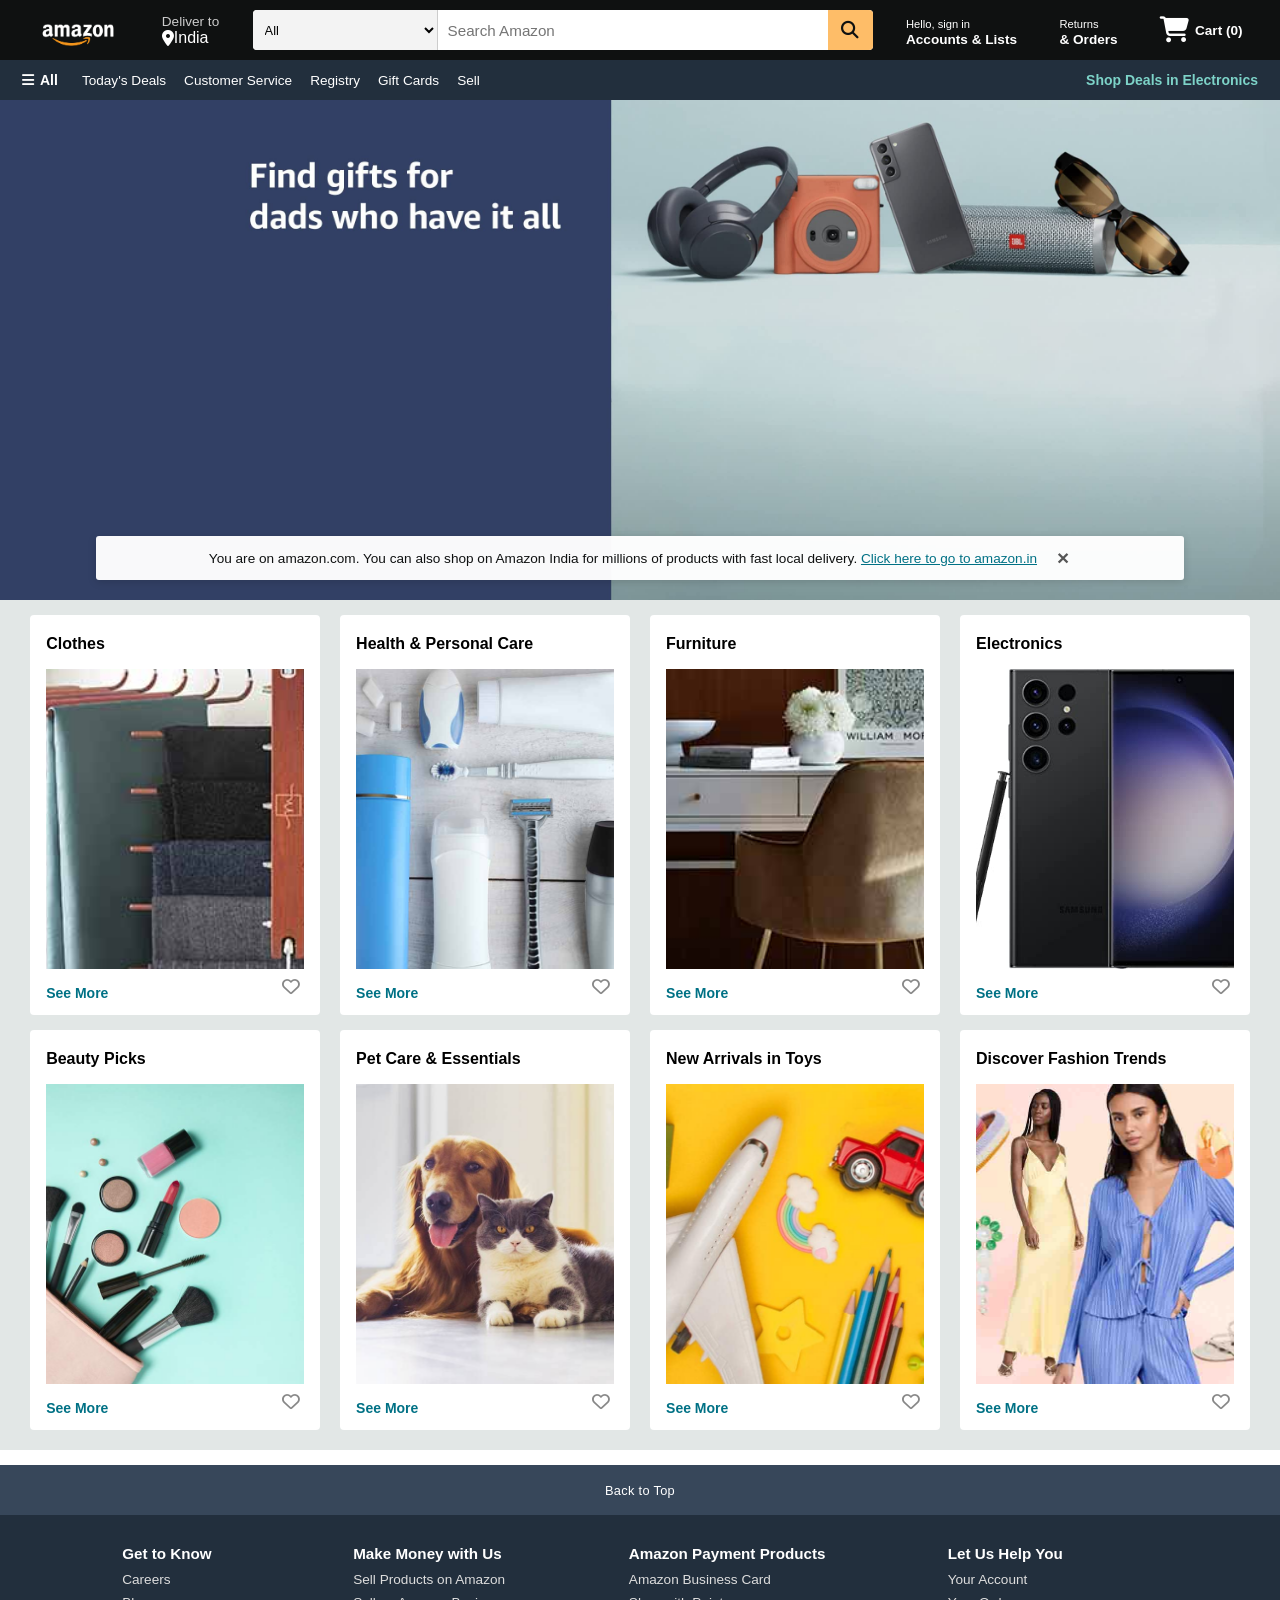
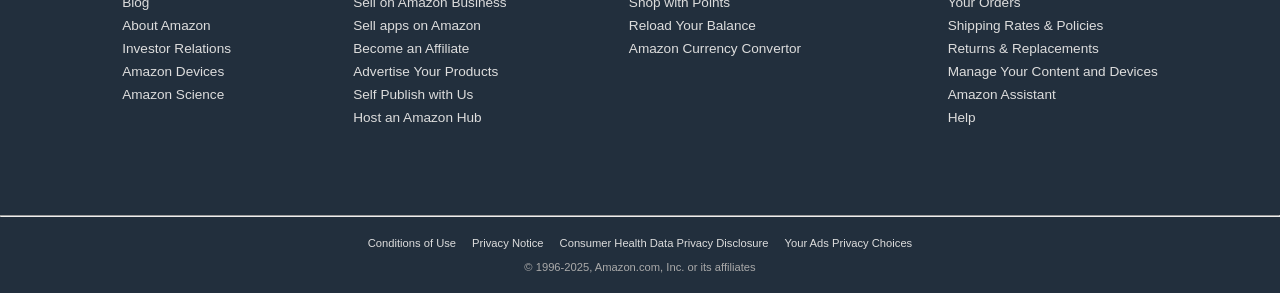
<file: index.html>
<!DOCTYPE html>
<html lang="en">
<head>
    <meta charset="UTF-8">
    <meta name="viewport" content="width=device-width, initial-scale=1.0">
    <title>Amazon.com.Spend less.Smile more</title>
    <link rel="icon" type="image/png" href="favicon.png">
    <link rel="stylesheet" href="https://cdnjs.cloudflare.com/ajax/libs/font-awesome/6.5.0/css/all.min.css">
    <link rel="stylesheet" href="styles.css">
</head>
<body>
    <!-- Header Section contains navigation bar, hero section, shop section -->
    <header>
        <div class="navbar">
            <div class="nav-logo border">
                <div class="logo"></div>
            </div>

            <div class="nav-address border">
                <p class="address-one">Deliver to</p>
                <div class="address-icon">
                    <i class="fa-solid fa-location-dot"></i>
                    <p class="address-two">India</p>
                </div>
            </div>

            <div class="nav-search">
                <select class="search-category">
                    <option>All</option>
                    <option>Arts and Crafts</option>
                    <option>Automotive</option>
                    <option>Baby</option>
                    <option>Books</option>
                    <option>Electronics</option>
                    <option>Fashion</option>
                    <option>Food and Grocery</option>
                    <option>Health and Personal Care</option>
                    <option>Home and Kitchen</option>
                    <option>Industrial and Scientific</option>
                    <option>Movies and TV</option>
                    <option>Music, CDs and Vinyl</option>
                    <option>Pet Supplies</option>
                    <option>Sports and Outdoors</option>
                    <option>Toys and Games</option>
                </select>
                <input class="search-input" id="amazon-search" placeholder="Search Amazon">
                <div class="search-icon">
                    <i class="fa-solid fa-magnifying-glass"></i>
                </div>
            </div>

            <div class="nav-signin border" onclick="location.href='signin.html'" style="cursor:pointer;">
                <p><span>Hello, sign in</span></p>
                <p class="nav-two">Accounts & Lists</p>
            </div>

            <div class="nav-return border">
                <p><span>Returns</span></p>
                <p class="nav-two">& Orders</p>
            </div>

            <div class="nav-cart border">
                <i class="fa-solid fa-cart-shopping"></i>
                <span id="cart-count">Cart (0)</span>
            </div>
        </div>

        <div class="panel">
            <div class="panel-all">
                <i class="fa-solid fa-bars"></i>
                All
            </div>

            <div class="panel-options">
                <p>Today's Deals</p>
                <p>Customer Service</p>
                <p>Registry</p>
                <p>Gift Cards</p>
                <p>Sell</p>
            </div>

            <div class="panel-deals">
                Shop Deals in Electronics
            </div>
        </div>

        <div class="hero-section">
            <div class="hero-message">
                <p>You are on amazon.com. You can also shop on Amazon India for millions of products with fast local delivery. <a href="https://www.amazon.in/">Click here to go to amazon.in</a></p>
            </div>
        </div>

        <div class="shop-section">
            <div class="box">
                <div class="box-content">
                    <h2>Clothes</h2>
                    <div class="box-image" style="background-image: url('box1_image.jpg');"></div>
                    <p>See More</p>
                </div>  
            </div>

            <div class="box">
                <div class="box-content">
                    <h2>Health & Personal Care</h2>
                    <div class="box-image" style="background-image: url('box2_image.jpg');"></div>
                    <p>See More</p>
                </div>
            </div>
            
            <div class="box">
                <div class="box-content">
                    <h2>Furniture</h2>
                    <div class="box-image" style="background-image: url('box3_image.jpg');"></div>
                    <p>See More</p>
                </div>
            </div>
            
            <div class="box"><div class="box-content">
                    <h2>Electronics</h2>
                    <div class="box-image" style="background-image: url('box4_image.jpg');"></div>
                    <p>See More</p>
                </div>
            </div>

            <div class="box">
                <div class="box-content">
                    <h2>Beauty Picks</h2>
                    <div class="box-image" style="background-image: url('box5_image.jpg');"></div>
                    <p>See More</p>
                </div>  
            </div>

            <div class="box">
                <div class="box-content">
                    <h2>Pet Care & Essentials</h2>
                    <div class="box-image" style="background-image: url('box6_image.jpg');"></div>
                    <p>See More</p>
                </div>
            </div>
            
            <div class="box">
                <div class="box-content">
                    <h2>New Arrivals in Toys</h2>
                    <div class="box-image" style="background-image: url('box7_image.jpg');"></div>
                    <p>See More</p>
                </div>
            </div>
            
            <div class="box"><div class="box-content">
                    <h2>Discover Fashion Trends</h2>
                    <div class="box-image" style="background-image: url('box8_image.jpg');"></div>
                    <p>See More</p>
                </div>
            </div>

        </div>
    </header>

    <!-- Footer Section contains links and information -->
    <footer>
        <div class="foot-panel1">
            Back to Top
        </div>

        <div class="foot-panel2">
            <ul>
                <p>Get to Know</p>
                <a>Careers</a>
                <a>Blog</a>
                <a>About Amazon</a>
                <a>Investor Relations</a>
                <a>Amazon Devices</a>
                <a>Amazon Science</a>
            </ul>

            <ul>
                <p>Make Money with Us</p>
                <a>Sell Products on Amazon</a>
                <a>Sell on Amazon Business</a>
                <a>Sell apps on Amazon</a>
                <a>Become an Affiliate</a>
                <a>Advertise Your Products</a>
                <a>Self Publish with Us</a>
                <a>Host an Amazon Hub</a>
            </ul>

            <ul>
                <p>Amazon Payment Products</p>
                <a>Amazon Business Card</a>
                <a>Shop with Points</a>
                <a>Reload Your Balance</a>
                <a>Amazon Currency Convertor</a>
            </ul>
            
            <ul>
                <p>Let Us Help You</p>
                <a>Your Account</a>
                <a>Your Orders</a>
                <a>Shipping Rates & Policies</a>
                <a>Returns & Replacements</a>
                <a>Manage Your Content and Devices</a>
                <a>Amazon Assistant</a>
                <a>Help</a>
            </ul>
        </div>

        <hr>
        
        <div class="foot-panel3">
            <div class="pages">
                <a>Conditions of Use</a>
                <a>Privacy Notice</a>
                <a>Consumer Health Data Privacy Disclosure</a>
                <a>Your Ads Privacy Choices</a>
            </div>
            <div class="copyright">
                © 1996-2025, Amazon.com, Inc. or its affiliates
            </div>
        </div>
    </footer>  
    <script src="products.js"></script>
    <script src="script.js"></script>
</body>
</html>
</file>
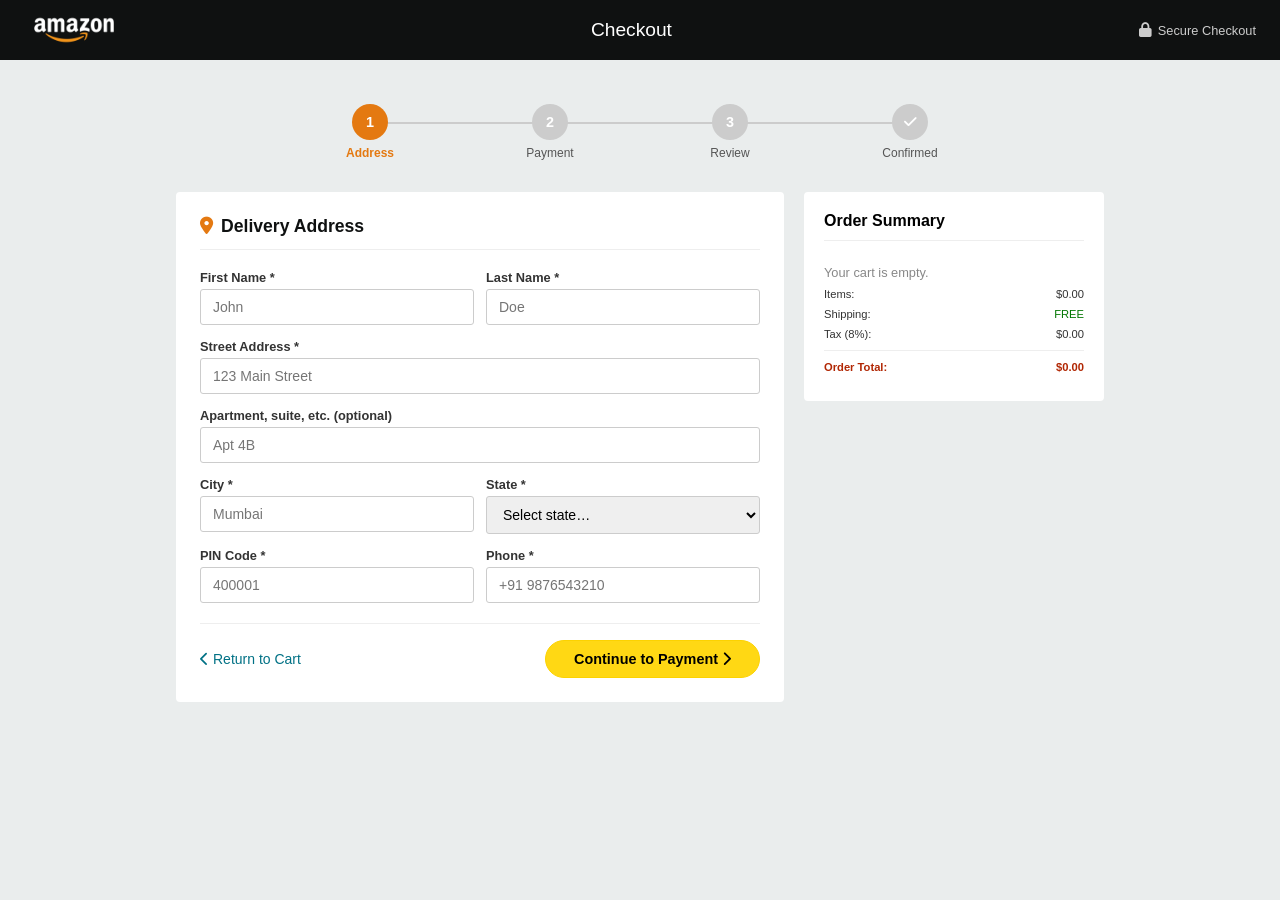
<file: checkout.html>
<!DOCTYPE html>
<html lang="en">
<head>
    <meta charset="UTF-8">
    <meta name="viewport" content="width=device-width, initial-scale=1.0">
    <title>Checkout — Amazon Clone</title>
    <link rel="icon" href="favicon.png" type="image/png">
    <link rel="stylesheet" href="https://cdnjs.cloudflare.com/ajax/libs/font-awesome/6.5.0/css/all.min.css">
    <link rel="stylesheet" href="styles.css">
    <style>
        body { background: #EAEDED; }

        .checkout-wrap {
            max-width: 960px;
            margin: 0 auto;
            padding: 20px 16px 60px;
        }

        /* Progress Steps */
        .progress-bar {
            display: flex;
            align-items: center;
            justify-content: center;
            gap: 0;
            margin: 24px 0 32px;
        }

        .step {
            display: flex;
            flex-direction: column;
            align-items: center;
            gap: 6px;
            flex: 1;
            max-width: 180px;
            position: relative;
        }

        .step:not(:last-child)::after {
            content: "";
            position: absolute;
            top: 18px;
            left: 50%;
            width: 100%;
            height: 2px;
            background: #ccc;
            z-index: 0;
        }

        .step.done:not(:last-child)::after { background: #007600; }

        .step-circle {
            width: 36px;
            height: 36px;
            border-radius: 50%;
            background: #ccc;
            color: #fff;
            display: flex;
            align-items: center;
            justify-content: center;
            font-weight: 700;
            font-size: 0.9rem;
            z-index: 1;
            transition: background 0.3s;
        }

        .step.active .step-circle { background: #e47911; }
        .step.done .step-circle { background: #007600; }

        .step-label { font-size: 0.75rem; color: #555; text-align: center; }
        .step.active .step-label { color: #e47911; font-weight: 700; }
        .step.done .step-label { color: #007600; }

        /* Main Layout */
        .checkout-layout {
            display: grid;
            grid-template-columns: 1fr 300px;
            gap: 20px;
        }

        .checkout-main { display: flex; flex-direction: column; gap: 16px; }

        /* Panels */
        .checkout-panel {
            background: #fff;
            border-radius: 4px;
            padding: 24px;
        }

        .panel-title {
            font-size: 1.1rem;
            font-weight: 700;
            margin-bottom: 20px;
            padding-bottom: 12px;
            border-bottom: 1px solid #eee;
            color: #0F1111;
        }

        /* Form Fields */
        .form-row {
            display: grid;
            grid-template-columns: 1fr 1fr;
            gap: 12px;
            margin-bottom: 14px;
        }

        .form-row.full { grid-template-columns: 1fr; }

        .form-group { display: flex; flex-direction: column; gap: 4px; }

        .form-group label { font-size: 0.8rem; font-weight: 700; color: #333; }

        .form-group input, .form-group select {
            padding: 9px 12px;
            border: 1px solid #ccc;
            border-radius: 3px;
            font-size: 0.875rem;
            outline: none;
            transition: border-color 0.15s, box-shadow 0.15s;
        }

        .form-group input:focus, .form-group select:focus {
            border-color: #e47911;
            box-shadow: 0 0 0 3px rgba(228,121,17,0.15);
        }

        .form-group input.error { border-color: #cc0c39; }

        .field-error { font-size: 0.75rem; color: #cc0c39; display: none; }
        .field-error.show { display: block; }

        /* Payment method cards */
        .payment-methods { display: flex; flex-direction: column; gap: 10px; margin-bottom: 20px; }

        .payment-option {
            border: 1.5px solid #ccc;
            border-radius: 4px;
            padding: 14px;
            cursor: pointer;
            transition: border-color 0.15s, background 0.15s;
            display: flex;
            align-items: center;
            gap: 12px;
        }

        .payment-option:hover { border-color: #e47911; }
        .payment-option.selected { border-color: #e47911; background: #fff8ee; }

        .payment-option input[type="radio"] { accent-color: #e47911; }

        .payment-icon { font-size: 1.5rem; width: 30px; text-align: center; }

        .card-fields { display: none; margin-top: 14px; }
        .card-fields.show { display: block; }

        /* Navigation Buttons */
        .step-buttons {
            display: flex;
            justify-content: space-between;
            align-items: center;
            margin-top: 20px;
            padding-top: 16px;
            border-top: 1px solid #eee;
        }

        .btn-continue {
            padding: 10px 28px;
            background: #FFD814;
            border: 1px solid #FCD200;
            border-radius: 20px;
            font-size: 0.9rem;
            font-weight: 700;
            cursor: pointer;
            transition: background 0.15s;
        }

        .btn-continue:hover { background: #f0c912; }

        .btn-back {
            background: none;
            border: none;
            color: #007185;
            font-size: 0.875rem;
            cursor: pointer;
            display: flex;
            align-items: center;
            gap: 4px;
        }

        .btn-back:hover { color: #c45500; }

        /* Order Summary */
        .order-summary {
            background: #fff;
            border-radius: 4px;
            padding: 20px;
            height: fit-content;
            position: sticky;
            top: 70px;
        }

        .order-summary h3 {
            font-size: 1rem;
            font-weight: 700;
            margin-bottom: 16px;
            padding-bottom: 10px;
            border-bottom: 1px solid #eee;
        }

        .summary-row {
            display: flex;
            justify-content: space-between;
            font-size: 0.875rem;
            margin-bottom: 8px;
            color: #333;
        }

        .summary-row.total {
            font-size: 1rem;
            font-weight: 700;
            color: #B12704;
            padding-top: 10px;
            border-top: 1px solid #eee;
            margin-top: 10px;
        }

        .summary-item {
            display: flex;
            align-items: center;
            gap: 10px;
            padding: 8px 0;
            border-bottom: 1px solid #f5f5f5;
            font-size: 0.8rem;
        }

        .summary-item-name {
            flex: 1;
            line-height: 1.3;
        }

        /* Confirmation Step */
        .confirmation-box {
            text-align: center;
            padding: 40px 20px;
        }

        .confirmation-box .check-icon {
            width: 72px;
            height: 72px;
            background: #007600;
            border-radius: 50%;
            display: flex;
            align-items: center;
            justify-content: center;
            margin: 0 auto 20px;
            animation: popIn 0.5s cubic-bezier(0.175, 0.885, 0.32, 1.275);
        }

        @keyframes popIn {
            from { transform: scale(0); opacity: 0; }
            to   { transform: scale(1); opacity: 1; }
        }

        .confirmation-box .check-icon i {
            color: #fff;
            font-size: 2rem;
        }

        .order-id {
            font-size: 0.875rem;
            color: #555;
            margin-bottom: 8px;
        }

        .conf-title { font-size: 1.3rem; font-weight: 700; margin-bottom: 8px; color: #007600; }

        .conf-sub { font-size: 0.875rem; color: #555; line-height: 1.6; margin-bottom: 24px; }

        .conf-actions { display: flex; gap: 12px; justify-content: center; flex-wrap: wrap; }

        .btn-conf {
            padding: 9px 22px;
            border-radius: 20px;
            font-size: 0.875rem;
            font-weight: 700;
            cursor: pointer;
            border: 1px solid;
        }

        @media (max-width: 700px) {
            .checkout-layout { grid-template-columns: 1fr; }
            .form-row { grid-template-columns: 1fr; }
            .order-summary { position: static; }
        }
    </style>
</head>
<body>
    <header>
        <div class="navbar" style="justify-content:space-between;padding:0 24px;">
            <div class="nav-logo" onclick="location.href='index.html'" style="cursor:pointer;">
                <div class="logo"></div>
            </div>
            <h1 style="font-size:1.2rem;font-weight:400;color:#fff;margin:0;">Checkout</h1>
            <div style="display:flex;align-items:center;gap:6px;font-size:0.8rem;color:#ccc;">
                <i class="fa-solid fa-lock" style="font-size:0.9rem;"></i> Secure Checkout
            </div>
        </div>
    </header>

    <div class="checkout-wrap">
        <!-- Progress bar for checkout steps -->
        <div class="progress-bar" id="progress-bar">
            <div class="step active" id="step-indicator-1">
                <div class="step-circle">1</div>
                <div class="step-label">Address</div>
            </div>
            <div class="step" id="step-indicator-2">
                <div class="step-circle">2</div>
                <div class="step-label">Payment</div>
            </div>
            <div class="step" id="step-indicator-3">
                <div class="step-circle">3</div>
                <div class="step-label">Review</div>
            </div>
            <div class="step" id="step-indicator-4">
                <div class="step-circle"><i class="fa-solid fa-check"></i></div>
                <div class="step-label">Confirmed</div>
            </div>
        </div>

        <div class="checkout-layout">
            <div class="checkout-main" id="checkout-main"></div>

            <!-- Order Summary -->
            <div class="order-summary">
                <h3>Order Summary</h3>
                <div id="summary-items"></div>
                <div class="summary-row"><span>Items:</span><span id="sum-items">$0.00</span></div>
                <div class="summary-row"><span>Shipping:</span><span style="color:#007600;">FREE</span></div>
                <div class="summary-row"><span>Tax (8%):</span><span id="sum-tax">$0.00</span></div>
                <div class="summary-row total"><span>Order Total:</span><span id="sum-total">$0.00</span></div>
            </div>
        </div>
    </div>

    <script src="products.js"></script>
    <script src="script.js"></script>
    <script>
(function () {
    let currentStep = 1;
    let orderData   = {};

    function getCart() {
        return JSON.parse(localStorage.getItem("amazonCart") || "[]");
    }

    function calcTotals(cartItems) {
        const subtotal = cartItems.reduce((s, i) => s + i.price * i.qty, 0);
        const tax      = subtotal * 0.08;
        const total    = subtotal + tax;
        return { subtotal, tax, total };
    }

    // Populate order summary sidebar
    function refreshSummary() {
        const cartItems = getCart();
        const { subtotal, tax, total } = calcTotals(cartItems);

        document.getElementById("sum-items").textContent  = "$" + subtotal.toFixed(2);
        document.getElementById("sum-tax").textContent    = "$" + tax.toFixed(2);
        document.getElementById("sum-total").textContent  = "$" + total.toFixed(2);

        document.getElementById("summary-items").innerHTML =
            cartItems.length
            ? cartItems.map(i => `
                <div class="summary-item">
                    <div class="summary-item-name">${i.name} <span style="color:#555;">×${i.qty}</span></div>
                    <div style="font-weight:600;white-space:nowrap;">$${(i.price * i.qty).toFixed(2)}</div>
                </div>`).join("")
            : '<p style="color:#888;font-size:0.8rem;padding:8px 0;">Your cart is empty.</p>';
    }

    // Function to update progress bar based on current step
    function updateProgress(step) {
        for (let i = 1; i <= 4; i++) {
            const el = document.getElementById("step-indicator-" + i);
            if (!el) continue;
            el.classList.remove("active", "done");
            if (i < step) el.classList.add("done");
            else if (i === step) el.classList.add("active");
        }
    }

    // STEP 1: Address
    function renderStep1() {
        document.getElementById("checkout-main").innerHTML = `
            <div class="checkout-panel">
                <div class="panel-title">
                    <i class="fa-solid fa-location-dot" style="color:#e47911;margin-right:8px;"></i>Delivery Address
                </div>
                <div class="form-row">
                    <div class="form-group">
                        <label for="fname">First Name *</label>
                        <input type="text" id="fname" value="${orderData.fname||''}" placeholder="John" autocomplete="given-name">
                        <span class="field-error" id="err-fname">Please enter your first name</span>
                    </div>
                    <div class="form-group">
                        <label for="lname">Last Name *</label>
                        <input type="text" id="lname" value="${orderData.lname||''}" placeholder="Doe" autocomplete="family-name">
                        <span class="field-error" id="err-lname">Please enter your last name</span>
                    </div>
                </div>
                <div class="form-row full">
                    <div class="form-group">
                        <label for="street">Street Address *</label>
                        <input type="text" id="street" value="${orderData.street||''}" placeholder="123 Main Street" autocomplete="address-line1">
                        <span class="field-error" id="err-street">Please enter a street address</span>
                    </div>
                </div>
                <div class="form-row full">
                    <div class="form-group">
                        <label for="apt">Apartment, suite, etc. (optional)</label>
                        <input type="text" id="apt" value="${orderData.apt||''}" placeholder="Apt 4B" autocomplete="address-line2">
                    </div>
                </div>
                <div class="form-row">
                    <div class="form-group">
                        <label for="city">City *</label>
                        <input type="text" id="city" value="${orderData.city||''}" placeholder="Mumbai" autocomplete="address-level2">
                        <span class="field-error" id="err-city">Please enter a city</span>
                    </div>
                    <div class="form-group">
                        <label for="state">State *</label>
                        <select id="state" autocomplete="address-level1">
                            <option value="">Select state…</option>
                            ${["Andhra Pradesh","Arunachal Pradesh","Assam","Bihar","Chhattisgarh","Delhi","Goa","Gujarat","Haryana","Himachal Pradesh","Jharkhand","Karnataka","Kerala","Madhya Pradesh","Maharashtra","Manipur","Meghalaya","Mizoram","Nagaland","Odisha","Punjab","Rajasthan","Sikkim","Tamil Nadu","Telangana","Tripura","Uttar Pradesh","Uttarakhand","West Bengal"].map(s => `<option ${orderData.state===s?'selected':''}>${s}</option>`).join("")}
                        </select>
                        <span class="field-error" id="err-state">Please select a state</span>
                    </div>
                </div>
                <div class="form-row">
                    <div class="form-group">
                        <label for="pin">PIN Code *</label>
                        <input type="text" id="pin" value="${orderData.pin||''}" placeholder="400001" maxlength="6"
                            inputmode="numeric" pattern="[0-9]{6}" autocomplete="postal-code">
                        <span class="field-error" id="err-pin">Enter a valid 6-digit PIN</span>
                    </div>
                    <div class="form-group">
                        <label for="phone">Phone *</label>
                        <input type="tel" id="phone" value="${orderData.phone||''}" placeholder="+91 9876543210" autocomplete="tel">
                        <span class="field-error" id="err-phone">Please enter your phone number</span>
                    </div>
                </div>
                <div class="step-buttons">
                    <button class="btn-back" onclick="location.href='index.html'">
                        <i class="fa-solid fa-chevron-left"></i> Return to Cart
                    </button>
                    <button class="btn-continue" onclick="submitStep1()">
                        Continue to Payment <i class="fa-solid fa-chevron-right"></i>
                    </button>
                </div>
            </div>`;
    }

    // Step 1: Validation and Data Collection
    window.submitStep1 = function() {
        const fields = [
            { id: "fname",  err: "err-fname",  validate: v => v.trim().length > 0 },
            { id: "lname",  err: "err-lname",  validate: v => v.trim().length > 0 },
            { id: "street", err: "err-street", validate: v => v.trim().length > 0 },
            { id: "city",   err: "err-city",   validate: v => v.trim().length > 0 },
            { id: "state",  err: "err-state",  validate: v => v !== "" },
            { id: "pin",    err: "err-pin",    validate: v => /^\d{6}$/.test(v.trim()) },
            { id: "phone",  err: "err-phone",  validate: v => v.trim().length >= 7 }
        ];
        let valid = true;
        let firstInvalid = null;
        fields.forEach(f => {
            const el  = document.getElementById(f.id);
            const err = document.getElementById(f.err);
            if (el && !f.validate(el.value)) {
                el.classList.add("error");
                if (err) err.classList.add("show");
                if (!firstInvalid) firstInvalid = el;
                valid = false;
            } else {
                if (el) el.classList.remove("error");
                if (err) err.classList.remove("show");
            }
        });
        if (!valid) {
            firstInvalid?.focus();   // FIX: focus first invalid field for accessibility
            return;
        }
        orderData = {
            fname:  document.getElementById("fname").value.trim(),
            lname:  document.getElementById("lname").value.trim(),
            street: document.getElementById("street").value.trim(),
            apt:    document.getElementById("apt").value.trim(),
            city:   document.getElementById("city").value.trim(),
            state:  document.getElementById("state").value,
            pin:    document.getElementById("pin").value.trim(),
            phone:  document.getElementById("phone").value.trim(),
        };
        goToStep(2);
    }

    // STEP 2: Payment (Credit Card, UPI, COD)
    function renderStep2() {
        const selectedType = orderData.paymentType || "card";
        document.getElementById("checkout-main").innerHTML = `
            <div class="checkout-panel">
                <div class="panel-title">
                    <i class="fa-solid fa-credit-card" style="color:#e47911;margin-right:8px;"></i>Payment Method
                </div>
                <div class="payment-methods">
                    <label class="payment-option ${selectedType==='card'?'selected':''}" id="opt-card" onclick="selectPayment('card')">
                        <input type="radio" name="payment" value="card" ${selectedType==='card'?'checked':''}>
                        <span class="payment-icon">💳</span>
                        <div>
                            <div style="font-weight:700;font-size:0.875rem;">Credit or Debit Card</div>
                            <div style="font-size:0.75rem;color:#555;">Visa, Mastercard, RuPay</div>
                        </div>
                        <img src="https://upload.wikimedia.org/wikipedia/commons/5/5e/Visa_Inc._logo.svg"
                            style="height:20px;margin-left:auto;" onerror="this.style.display='none'"
                            alt="Visa">
                    </label>
                    <label class="payment-option ${selectedType==='upi'?'selected':''}" id="opt-upi" onclick="selectPayment('upi')">
                        <input type="radio" name="payment" value="upi" ${selectedType==='upi'?'checked':''}>
                        <span class="payment-icon">📱</span>
                        <div>
                            <div style="font-weight:700;font-size:0.875rem;">UPI</div>
                            <div style="font-size:0.75rem;color:#555;">GPay, PhonePe, Paytm</div>
                        </div>
                    </label>
                    <label class="payment-option ${selectedType==='cod'?'selected':''}" id="opt-cod" onclick="selectPayment('cod')">
                        <input type="radio" name="payment" value="cod" ${selectedType==='cod'?'checked':''}>
                        <span class="payment-icon">💵</span>
                        <div>
                            <div style="font-weight:700;font-size:0.875rem;">Cash on Delivery</div>
                            <div style="font-size:0.75rem;color:#555;">Pay when your order arrives</div>
                        </div>
                    </label>
                </div>

                <!-- Card Fields -->
                <div class="card-fields ${selectedType==='card'?'show':''}" id="card-fields">
                    <div class="form-row full">
                        <div class="form-group">
                            <label for="card-num">Card Number *</label>
                            <input type="text" id="card-num" placeholder="1234 5678 9012 3456" maxlength="19"
                                inputmode="numeric" autocomplete="cc-number"
                                oninput="this.value=this.value.replace(/[^0-9]/g,'').replace(/(.{4})/g,'$1 ').trim().slice(0,19)">
                        </div>
                    </div>
                    <div class="form-row">
                        <div class="form-group">
                            <label for="card-exp">Expiry Date *</label>
                            <input type="text" id="card-exp" placeholder="MM/YY" maxlength="5"
                                inputmode="numeric" autocomplete="cc-exp"
                                oninput="formatExpiry(this)">
                        </div>
                        <div class="form-group">
                            <label for="card-cvv">CVV *</label>
                            <input type="password" id="card-cvv" placeholder="•••" maxlength="4"
                                inputmode="numeric" autocomplete="cc-csc"
                                oninput="this.value=this.value.replace(/[^0-9]/g,'')">
                        </div>
                    </div>
                    <div class="form-row full">
                        <div class="form-group">
                            <label for="card-name">Name on Card *</label>
                            <input type="text" id="card-name" placeholder="JOHN DOE" autocomplete="cc-name"
                                value="${orderData.cardName||''}">
                        </div>
                    </div>
                </div>

                <!-- UPI Fields -->
                <div class="card-fields ${selectedType==='upi'?'show':''}" id="upi-fields">
                    <div class="form-group">
                        <label for="upi-id">UPI ID *</label>
                        <input type="text" id="upi-id" placeholder="yourname@upi" value="${orderData.upiId||''}">
                        <span class="field-error" id="err-upi">Enter a valid UPI ID (e.g. name@upi)</span>
                    </div>
                </div>

                <div class="step-buttons">
                    <button class="btn-back" onclick="goToStep(1)">
                        <i class="fa-solid fa-chevron-left"></i> Back
                    </button>
                    <button class="btn-continue" onclick="submitStep2()">
                        Review Order <i class="fa-solid fa-chevron-right"></i>
                    </button>
                </div>
            </div>`;
    }

    // Expiry formatting helper for card input (MM/YY)
    window.formatExpiry = function(input) {
        let v = input.value.replace(/[^0-9]/g,'');
        if (v.length >= 3) v = v.slice(0,2) + '/' + v.slice(2,4);
        input.value = v;
    };

    // Show/hide relavent fields based on payment type selection
    window.selectPayment = function(type) {
        ["card","upi","cod"].forEach(t => {
            document.getElementById("opt-"+t)?.classList.remove("selected");
            const fieldsEl = document.getElementById(t+"-fields");
            if (fieldsEl) fieldsEl.classList.remove("show");
        });
        document.getElementById("opt-"+type)?.classList.add("selected");
        if (type !== "cod") {
            const fieldsEl = document.getElementById(type+"-fields");
            if (fieldsEl) fieldsEl.classList.add("show");
        }
        orderData.paymentType = type;
    };

    // Field requirements based on selected payment type, then proceed to review step
    window.submitStep2 = function() {
        const type = orderData.paymentType || "card";

        if (type === "card") {
            const num  = document.getElementById("card-num")?.value.replace(/\s/g,'');
            const exp  = document.getElementById("card-exp")?.value;
            const cvv  = document.getElementById("card-cvv")?.value;
            const name = document.getElementById("card-name")?.value.trim();
            if (!num || num.length < 16 || !exp || exp.length < 5 || !cvv || cvv.length < 3 || !name) {
                if (typeof showToast !== "undefined") showToast("Please fill in all card details.", "error");
                else alert("Please fill in all card details.");
                return;
            }
            orderData.cardName = name;
        }

        if (type === "upi") {
            const upiId = document.getElementById("upi-id")?.value.trim();
            const err   = document.getElementById("err-upi");
            if (!upiId || !/^[\w.\-]+@[\w]+$/.test(upiId)) {
                document.getElementById("upi-id")?.classList.add("error");
                if (err) err.classList.add("show");
                return;
            } else {
                document.getElementById("upi-id")?.classList.remove("error");
                if (err) err.classList.remove("show");
            }
            orderData.upiId = upiId;
        }

        goToStep(3);
    }

    // STEP 3: Review
    function renderStep3() {
        const cartItems = getCart();
        const { total } = calcTotals(cartItems);
        const addr = `${orderData.fname} ${orderData.lname}, ${orderData.street}${orderData.apt ? ", "+orderData.apt : ""}, ${orderData.city}, ${orderData.state} − ${orderData.pin}`;
        const payLabel = orderData.paymentType === "upi"  ? `UPI (${orderData.upiId||""})` :
                         orderData.paymentType === "cod"  ? "Cash on Delivery" :
                         orderData.cardName               ? `Card ending in •••• (${orderData.cardName})` :
                                                            "Credit/Debit Card";

        document.getElementById("checkout-main").innerHTML = `
            <div class="checkout-panel">
                <div class="panel-title">
                    <i class="fa-solid fa-clipboard-check" style="color:#e47911;margin-right:8px;"></i>Review Your Order
                </div>

                <div style="background:#f8f8f8;border-radius:4px;padding:14px;margin-bottom:16px;font-size:0.875rem;">
                    <div style="font-weight:700;margin-bottom:6px;">
                        <i class="fa-solid fa-location-dot" style="color:#e47911;margin-right:6px;"></i>Delivery Address
                    </div>
                    <div>${addr}</div>
                    <div style="color:#555;margin-top:4px;">📞 ${orderData.phone}</div>
                    <button onclick="goToStep(1)" style="background:none;border:none;color:#007185;cursor:pointer;font-size:0.78rem;padding:0;margin-top:6px;display:inline-block;">Change</button>
                </div>

                <div style="background:#f8f8f8;border-radius:4px;padding:14px;margin-bottom:16px;font-size:0.875rem;">
                    <div style="font-weight:700;margin-bottom:6px;">
                        <i class="fa-solid fa-credit-card" style="color:#e47911;margin-right:6px;"></i>Payment Method
                    </div>
                    <div>${payLabel}</div>
                    <button onclick="goToStep(2)" style="background:none;border:none;color:#007185;cursor:pointer;font-size:0.78rem;padding:0;margin-top:6px;display:inline-block;">Change</button>
                </div>

                <div style="font-weight:700;margin-bottom:10px;font-size:0.875rem;">Order Items (${cartItems.length})</div>
                ${cartItems.map(i => `
                    <div style="display:flex;justify-content:space-between;padding:8px 0;border-bottom:1px solid #eee;font-size:0.875rem;">
                        <span>${i.name} × ${i.qty}</span>
                        <span style="font-weight:600;">$${(i.price * i.qty).toFixed(2)}</span>
                    </div>`).join("")}

                <div style="display:flex;justify-content:space-between;padding:14px 0 0;font-size:1rem;font-weight:700;color:#B12704;">
                    <span>Order Total:</span>
                    <span>$${total.toFixed(2)}</span>
                </div>

                <div class="step-buttons">
                    <button class="btn-back" onclick="goToStep(2)">
                        <i class="fa-solid fa-chevron-left"></i> Back
                    </button>
                    <button class="btn-continue" style="background:#FFA41C;border-color:#FF8F00;font-size:1rem;padding:12px 32px;" onclick="placeOrder()">
                        Place Order — $${total.toFixed(2)}
                    </button>
                </div>
            </div>`;
    }

    // STEP 4: Confirmation
    function renderStep4() {
        const orderId = "113-" + Math.floor(1000000 + Math.random() * 9000000) + "-" + Math.floor(1000000 + Math.random() * 9000000);
        const deliveryDate = new Date(Date.now() + 2 * 24 * 60 * 60 * 1000);
        const deliveryStr  = deliveryDate.toLocaleDateString("en-IN", { weekday:"long", month:"long", day:"numeric" });

        document.getElementById("checkout-main").innerHTML = `
            <div class="checkout-panel">
                <div class="confirmation-box">
                    <div class="check-icon"><i class="fa-solid fa-check"></i></div>
                    <div class="order-id">Order # ${orderId}</div>
                    <div class="conf-title">Order Placed! Thank you.</div>
                    <div class="conf-sub">
                        Your order has been confirmed and will be delivered by<br>
                        <b>${deliveryStr}</b>.<br><br>
                        A confirmation email has been sent to your address.
                    </div>
                    <div class="conf-actions">
                        <button class="btn-conf" style="background:#FFD814;border-color:#FCD200;" onclick="location.href='index.html'">
                            Continue Shopping
                        </button>
                        <button class="btn-conf" style="background:#fff;border-color:#ccc;" onclick="location.href='products.html'">
                            View All Products
                        </button>
                    </div>
                </div>
            </div>`;

        localStorage.removeItem("amazonCart");
        if (typeof updateCartBadge === "function") updateCartBadge();
    }

    // Navigate to switch between steps and render appropriate content
    window.goToStep = function(step) {
        currentStep = step;
        updateProgress(step);
        if (step === 1) renderStep1();
        else if (step === 2) renderStep2();
        else if (step === 3) renderStep3();
        else if (step === 4) renderStep4();
        window.scrollTo({ top: 0, behavior: "smooth" });
    };

    // Final step: Place order (simulate processing and show confirmation)
    window.placeOrder = function() {
        const cartItems = getCart();
        if (!cartItems.length) {
            if (typeof showToast !== "undefined") showToast("Your cart is empty!", "error");
            else alert("Your cart is empty!");
            return;
        }
        goToStep(4);
    }

    // Init
    refreshSummary();
    goToStep(1);
})();
    </script>
</body>
</html>
</file>
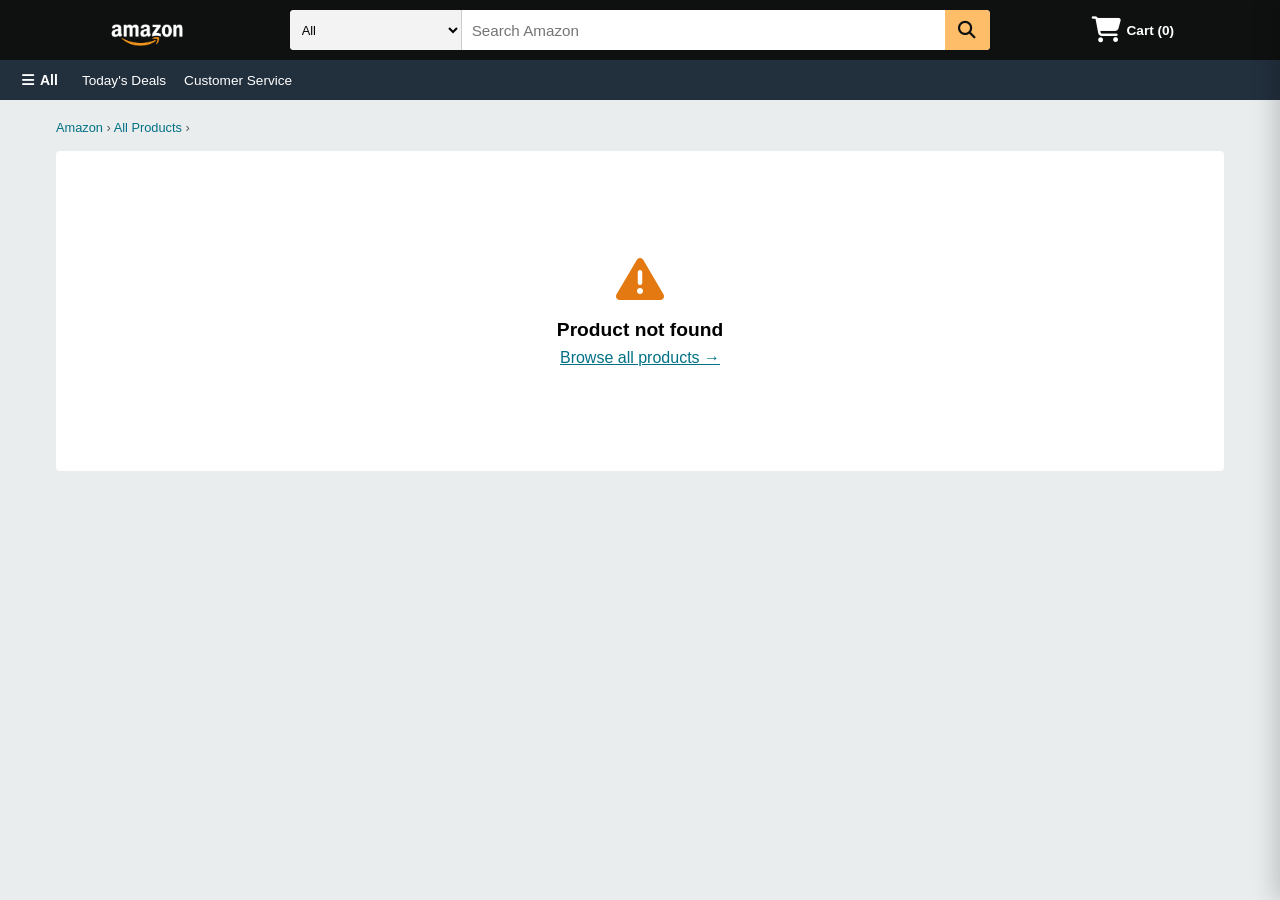
<file: product.html>
<!DOCTYPE html>
<html lang="en">
<head>
    <meta charset="UTF-8">
    <meta name="viewport" content="width=device-width, initial-scale=1.0">
    <title>Product Detail — Amazon Clone</title>
    <link rel="icon" type="image/png" href="favicon.png">
    <link rel="stylesheet" href="https://cdnjs.cloudflare.com/ajax/libs/font-awesome/6.5.0/css/all.min.css">
    <link rel="stylesheet" href="styles.css">
    <style>
        body { background: #EAEDED; }

        .detail-layout {
            max-width: 1200px;
            margin: 0 auto;
            padding: 20px 16px;
        }

        .breadcrumb {
            font-size: 0.8rem;
            color: #555;
            margin-bottom: 16px;
        }

        .breadcrumb a { color: #007185; text-decoration: none; }
        .breadcrumb a:hover { color: #c45500; text-decoration: underline; }

        .detail-card {
            background: #fff;
            border-radius: 4px;
            display: grid;
            grid-template-columns: 420px 1fr 240px;
            gap: 24px;
            padding: 24px;
        }

        /* Left: Image Gallery */
        .detail-gallery { display: flex; flex-direction: column; gap: 12px; }

        .main-img {
            width: 100%;
            aspect-ratio: 1;
            object-fit: cover;
            border-radius: 4px;
            border: 1px solid #ddd;
            transition: transform 0.3s;
            cursor: zoom-in;
        }

        .main-img:hover { transform: scale(1.02); }

        .thumb-row {
            display: flex;
            gap: 8px;
            flex-wrap: wrap;
        }

        .thumb {
            width: 60px;
            height: 60px;
            object-fit: cover;
            border: 2px solid transparent;
            border-radius: 3px;
            cursor: pointer;
            transition: border-color 0.15s;
        }

        .thumb.active, .thumb:hover { border-color: #e47911; }

        /* Middle: Info */
        .detail-info { display: flex; flex-direction: column; gap: 12px; }

        .detail-badge {
            display: inline-block;
            background: #cc0c39;
            color: #fff;
            font-size: 0.72rem;
            font-weight: 700;
            padding: 3px 8px;
            border-radius: 3px;
            width: fit-content;
        }

        .detail-badge.bestseller { background: #e47911; }
        .detail-badge.choice { background: #006021; }
        .detail-badge.new { background: #007185; }

        .detail-title {
            font-size: 1.25rem;
            font-weight: 400;
            line-height: 1.4;
            color: #0F1111;
        }

        .detail-stars {
            display: flex;
            align-items: center;
            gap: 8px;
            padding-bottom: 12px;
            border-bottom: 1px solid #eee;
        }

        .star-icons i { color: #e47911; font-size: 0.95rem; }
        .star-score { font-size: 0.875rem; color: #555; }
        .review-link { color: #007185; font-size: 0.875rem; cursor: pointer; }
        .review-link:hover { color: #c45500; }

        .detail-price-section { display: flex; flex-direction: column; gap: 4px; }

        .detail-price-label { font-size: 0.8rem; color: #555; }

        .detail-price {
            font-size: 1.7rem;
            font-weight: 400;
            color: #0F1111;
        }

        .detail-price sup { font-size: 0.9rem; vertical-align: super; }

        .detail-price-sub { font-size: 0.8rem; color: #555; }

        .detail-orig {
            font-size: 0.875rem;
            color: #555;
        }

        .detail-orig span { text-decoration: line-through; }
        .detail-save { color: #cc0c39; font-weight: 600; font-size: 0.875rem; }

        .prime-row {
            display: flex;
            align-items: center;
            gap: 6px;
            font-size: 0.875rem;
            color: #00A8E1;
            font-weight: 700;
            padding: 10px 0;
            border-top: 1px solid #eee;
        }

        .section-label {
            font-size: 0.875rem;
            font-weight: 700;
            margin-bottom: 6px;
        }

        /* Color & Size Options */
        .option-chips {
            display: flex;
            flex-wrap: wrap;
            gap: 8px;
        }

        .chip {
            padding: 6px 14px;
            border: 1.5px solid #ccc;
            border-radius: 3px;
            font-size: 0.8rem;
            cursor: pointer;
            transition: border-color 0.15s, background 0.15s;
        }

        .chip:hover { border-color: #e47911; }
        .chip.selected { border-color: #e47911; background: #fff8ee; font-weight: 700; }

        /* Description bullets */
        .detail-desc ul {
            padding-left: 18px;
            font-size: 0.875rem;
            color: #333;
            line-height: 1.7;
        }

        /* Right: Buy Box */
        .buy-box {
            border: 1px solid #ddd;
            border-radius: 8px;
            padding: 16px;
            height: fit-content;
            display: flex;
            flex-direction: column;
            gap: 10px;
            font-size: 0.875rem;
        }

        .buy-price {
            font-size: 1.5rem;
            font-weight: 400;
        }

        .buy-price sup { font-size: 0.85rem; vertical-align: super; }

        .buy-delivery {
            color: #007600;
            font-weight: 700;
        }

        .buy-in-stock {
            color: #007600;
            font-size: 1rem;
        }

        .qty-selector {
            display: flex;
            align-items: center;
            gap: 10px;
        }

        .qty-selector select {
            padding: 5px 10px;
            border: 1px solid #ccc;
            border-radius: 4px;
            font-size: 0.875rem;
            cursor: pointer;
        }

        .btn-buy {
            width: 100%;
            padding: 9px;
            border-radius: 20px;
            font-size: 0.875rem;
            font-weight: 700;
            cursor: pointer;
            transition: background 0.15s;
            border: 1px solid;
        }

        .btn-buy-now {
            background: #FFD814;
            border-color: #FCD200;
        }

        .btn-buy-now:hover { background: #f0c912; }

        .btn-buy-cart {
            background: #FFA41C;
            border-color: #FF8F00;
            color: #0F1111;
        }

        .btn-buy-cart:hover { background: #f0960e; }

        .buy-secure {
            display: flex;
            align-items: center;
            gap: 5px;
            color: #555;
            font-size: 0.78rem;
            justify-content: center;
        }

        /* Responsive Design */
        @media (max-width: 1000px) {
            .detail-card { grid-template-columns: 1fr 1fr; }
            .buy-box { grid-column: span 2; }
        }

        @media (max-width: 640px) {
            .detail-card { grid-template-columns: 1fr; padding: 16px; }
            .buy-box { grid-column: span 1; }
        }
    </style>
</head>
<body>
    <header>
        <div class="navbar">
            <div class="nav-logo border" onclick="location.href='index.html'" style="cursor:pointer;">
                <div class="logo"></div>
            </div>
            <div class="nav-search" style="flex:1;max-width:700px;">
                <select class="search-category" id="search-category">
                    <option>All</option>
                    <option>Clothes</option>
                    <option>Electronics</option>
                    <option>Furniture</option>
                    <option>Health & Personal Care</option>
                    <option>Beauty Picks</option>
                    <option>Pet Care & Essentials</option>
                    <option>New Arrivals in Toys</option>
                </select>
                <input class="search-input" id="amazon-search" placeholder="Search Amazon">
                <div class="search-icon" id="search-btn">
                    <i class="fa-solid fa-magnifying-glass"></i>
                </div>
            </div>
            <div class="nav-cart border" id="nav-cart-btn">
                <i class="fa-solid fa-cart-shopping"></i>
                <span id="cart-count">Cart (0)</span>
            </div>
        </div>
        <div class="panel">
            <div class="panel-all" onclick="location.href='index.html'"><i class="fa-solid fa-bars"></i> All</div>
            <div class="panel-options">
                <p onclick="location.href='products.html'">Today's Deals</p>
                <p>Customer Service</p>
            </div>
        </div>
    </header>

    <div class="detail-layout">
        <div class="breadcrumb" id="breadcrumb">
            <a href="index.html">Amazon</a> › <a href="products.html">All Products</a> › <span id="bc-category"></span>
        </div>

        <div class="detail-card" id="detail-card">
            <div style="text-align:center;padding:60px;grid-column:1/-1;color:#888;">
                <i class="fa-solid fa-spinner fa-spin" style="font-size:2rem;"></i>
                <p style="margin-top:12px;">Loading product…</p>
            </div>
        </div>
    </div>

    <!-- Cart Sidebar -->
    <div id="cart-overlay"></div>
    <div id="cart-sidebar">
        <div id="cart-header" style="padding:16px;background:#232F3E;color:#fff;display:flex;justify-content:space-between;align-items:center;">
            <span style="font-size:1.1rem;font-weight:700;"><i class="fa-solid fa-cart-shopping"></i> Your Cart</span>
            <button id="cart-close" style="background:none;border:none;color:#fff;font-size:1.4rem;cursor:pointer;">&times;</button>
        </div>
        <div id="cart-items" style="flex:1;overflow-y:auto;padding:16px;"></div>
        <div id="cart-footer" style="padding:16px;border-top:1px solid #eee;"></div>
    </div>

    <script src="products.js"></script>
    <script src="script.js"></script>
    <script>
        const urlParams = new URLSearchParams(location.search);
        const productId = urlParams.get("id");
        const product = getProductById(productId);

        // Search navigation
        document.getElementById("search-btn").addEventListener("click", () => {
            const q = document.getElementById("amazon-search").value;
            if (q.trim()) location.href = `products.html?q=${encodeURIComponent(q)}`;
        });
        document.getElementById("amazon-search").addEventListener("keydown", e => {
            if (e.key === "Enter") {
                const q = e.target.value;
                if (q.trim()) location.href = `products.html?q=${encodeURIComponent(q)}`;
            }
        });

        if (!product) {
            document.getElementById("detail-card").innerHTML = `
                <div style="text-align:center;padding:80px 20px;grid-column:1/-1;">
                    <i class="fa-solid fa-triangle-exclamation" style="font-size:3rem;color:#e47911;"></i>
                    <p style="font-size:1.2rem;font-weight:700;margin:16px 0 8px;">Product not found</p>
                    <a href="products.html" style="color:#007185;">Browse all products →</a>
                </div>`;
        } else {
            document.title = product.name + " — Amazon Clone";
            document.getElementById("bc-category").textContent = product.category;

            // Rating Star icons HTML
            function starIcons(rating) {
                let s = "";
                for (let i = 1; i <= 5; i++) {
                    if (rating >= i) s += '<i class="fa-solid fa-star"></i>';
                    else if (rating >= i - 0.5) s += '<i class="fa-solid fa-star-half-stroke"></i>';
                    else s += '<i class="fa-regular fa-star"></i>';
                }
                return s;
            }

            const save = ((product.originalPrice - product.price) / product.originalPrice * 100).toFixed(0);
            const cents = (product.price % 1 * 100).toFixed(0).padStart(2, "0");
            const dollars = Math.floor(product.price);

            const colorOpts = product.colors.length
                ? `<div class="section-label">Color: <span id="selected-color" style="font-weight:400">${product.colors[0]}</span></div>
                   <div class="option-chips" id="color-chips">
                     ${product.colors.map((c, i) => `<div class="chip${i===0?' selected':''}" onclick="selectOption('color-chips','selected-color',this,'${c}')">${c}</div>`).join("")}
                   </div>` : "";

            const sizeOpts = product.sizes.length
                ? `<div class="section-label" style="margin-top:8px;">Size: <span id="selected-size" style="font-weight:400">${product.sizes[0]}</span></div>
                   <div class="option-chips" id="size-chips">
                     ${product.sizes.map((s, i) => `<div class="chip${i===0?' selected':''}" onclick="selectOption('size-chips','selected-size',this,'${s}')">${s}</div>`).join("")}
                   </div>` : "";

            const badgeMap = {"Best Seller":"bestseller","Amazon's Choice":"choice","New":"new","Sale":"sale"};

            // Render product details
            document.getElementById("detail-card").innerHTML = `
                <!-- Gallery -->
                <div class="detail-gallery">
                    <img class="main-img" id="main-img" src="${product.image}" alt="${product.name}">
                    <div class="thumb-row">
                        <img class="thumb active" src="${product.image}" onclick="setMainImg(this)" alt="view 1">
                    </div>
                </div>

                <!-- Info -->
                <div class="detail-info">
                    ${product.badge ? `<span class="detail-badge ${badgeMap[product.badge]||''}">${product.badge}</span>` : ""}
                    <h1 class="detail-title">${product.name}</h1>

                    <div class="detail-stars">
                        <span class="star-icons">${starIcons(product.rating)}</span>
                        <span class="star-score">${product.rating.toFixed(1)}</span>
                        <span class="review-link">${product.reviews.toLocaleString()} ratings</span>
                    </div>

                    <div class="detail-price-section">
                        <div class="detail-price-label">Price:</div>
                        <div class="detail-price"><sup>$</sup>${dollars}<sup>${cents}</sup></div>
                        <div class="detail-orig">List Price: <span>$${product.originalPrice.toFixed(2)}</span> <span class="detail-save">Save $${(product.originalPrice - product.price).toFixed(2)} (${save}%)</span></div>
                        <div class="detail-price-sub">Inclusive of all taxes</div>
                    </div>

                    <div class="prime-row">
                        <i class="fa-brands fa-amazon" style="font-size:1.1rem;"></i>
                        FREE delivery <b>Tomorrow</b> if you order within 5 hrs
                    </div>

                    ${colorOpts}
                    ${sizeOpts}

                    <div class="detail-desc" style="margin-top:8px;">
                        <div class="section-label">About this item</div>
                        <ul>
                            ${product.description.split(". ").filter(Boolean).map(s => `<li>${s.trim()}</li>`).join("")}
                        </ul>
                    </div>
                </div>

                <!-- Buy Box -->
                <div class="buy-box">
                    <div class="buy-price"><sup>$</sup>${dollars}<sup>${cents}</sup></div>
                    <div class="buy-delivery">FREE delivery Tomorrow</div>
                    <div class="buy-in-stock">In Stock</div>
                    <div class="qty-selector">
                        <span>Qty:</span>
                        <select id="qty-select">
                            ${[1,2,3,4,5,6,7,8,9,10].map(n=>`<option value="${n}">${n}</option>`).join("")}
                        </select>
                    </div>
                    <button class="btn-buy btn-buy-cart" onclick="addMultiToCart()">Add to Cart</button>
                    <button class="btn-buy btn-buy-now" onclick="location.href='checkout.html'">Buy Now</button>
                    <div class="buy-secure">
                        <i class="fa-solid fa-lock"></i> Secure transaction
                    </div>
                    <hr style="border-color:#eee;margin:4px 0;">
                    <div style="font-size:0.78rem;color:#555;line-height:1.6;">
                        <div><b>Ships from</b> Amazon</div>
                        <div><b>Sold by</b> Amazon.com</div>
                        <div style="margin-top:6px;color:#007185;cursor:pointer;" onclick="product && toggleWishlist(product.name)" title="Add to Wish List">❤️ Add to Wish List</div>
                    </div>
                </div>`;
        }

        // Function for color/size selection
        function selectOption(groupId, labelId, el, value) {
            document.querySelectorAll(`#${groupId} .chip`).forEach(c => c.classList.remove("selected"));
            el.classList.add("selected");
            document.getElementById(labelId).textContent = value;
        }

        //Function for image change on thumbnail click
        function setMainImg(thumb) {
            document.getElementById("main-img").src = thumb.src;
            document.querySelectorAll(".thumb").forEach(t => t.classList.remove("active"));
            thumb.classList.add("active");
        }

        // Function to add multiple quantities to cart
        function addMultiToCart() {
            if (!product) return;
            const qty = parseInt(document.getElementById("qty-select")?.value || 1);
            for (let i = 0; i < qty; i++) addToCart(product.name, product.price);
        }
    </script>
</body>
</html>
</file>
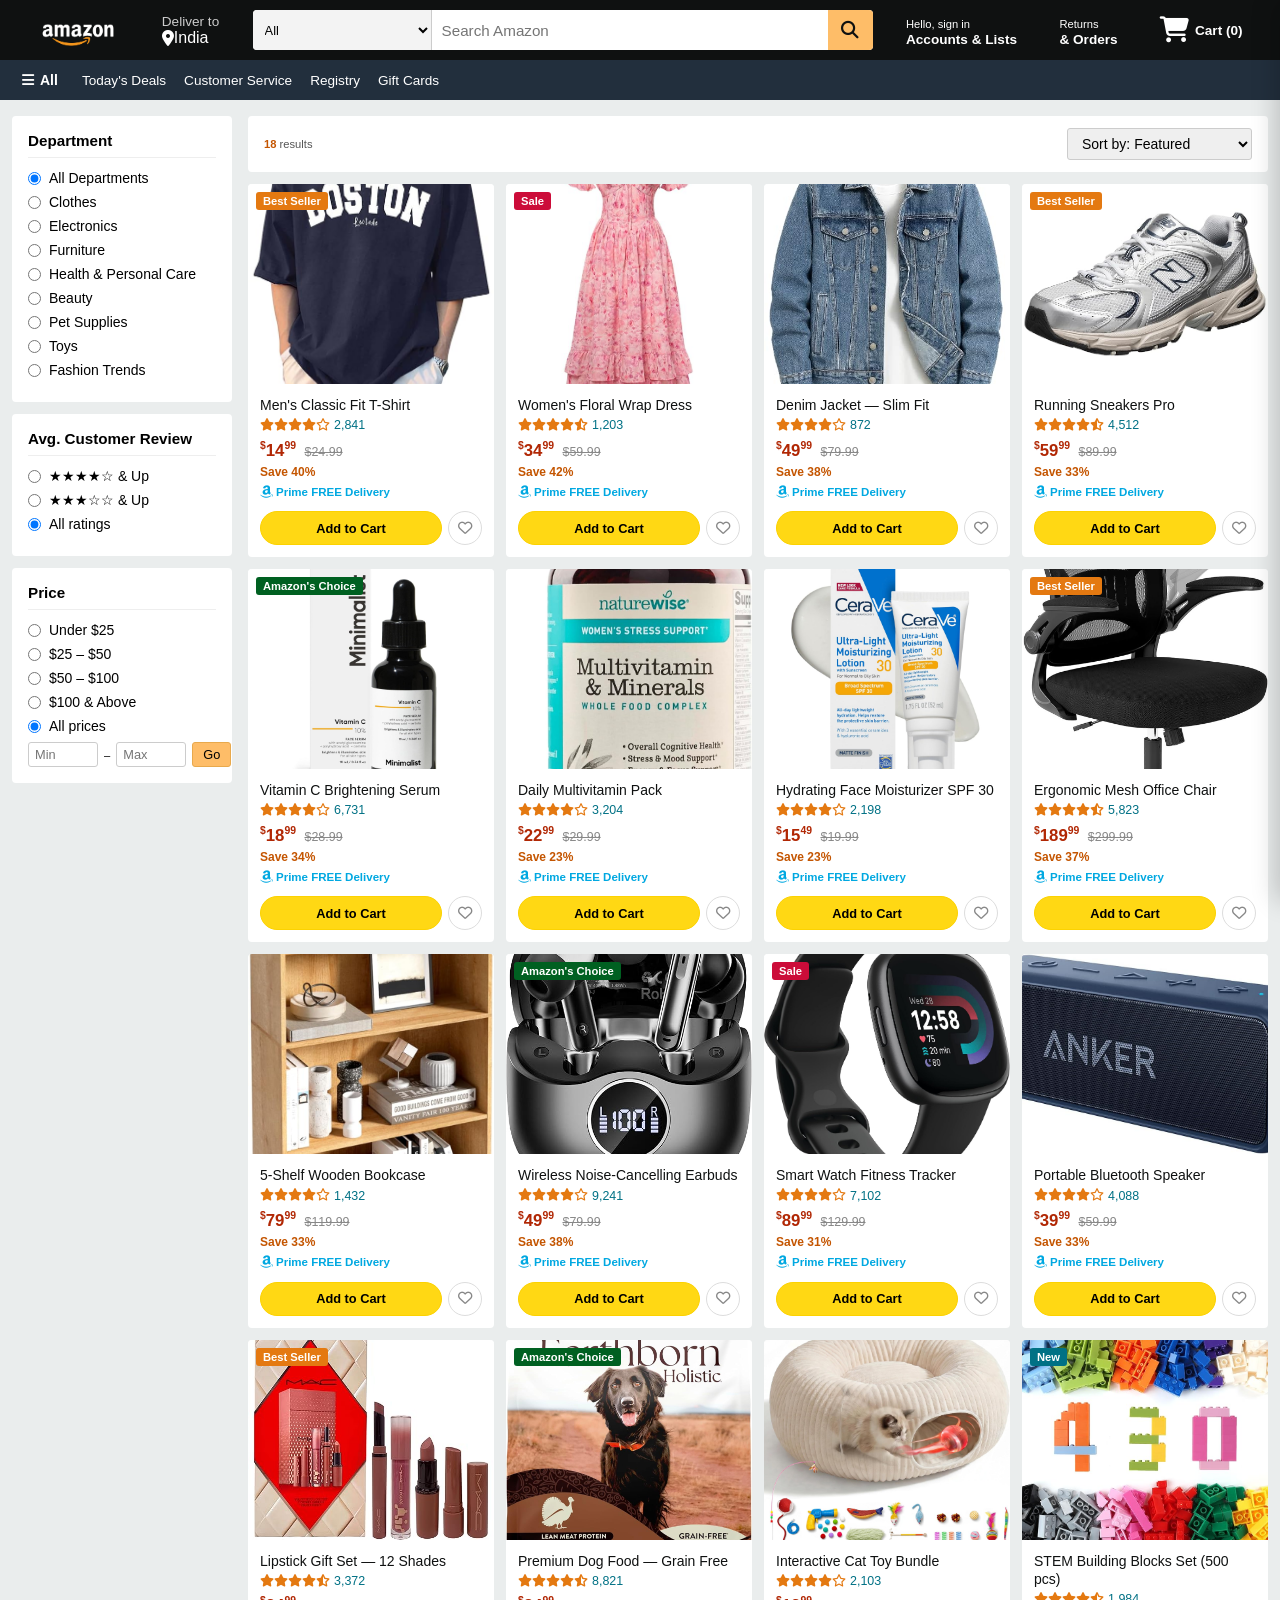
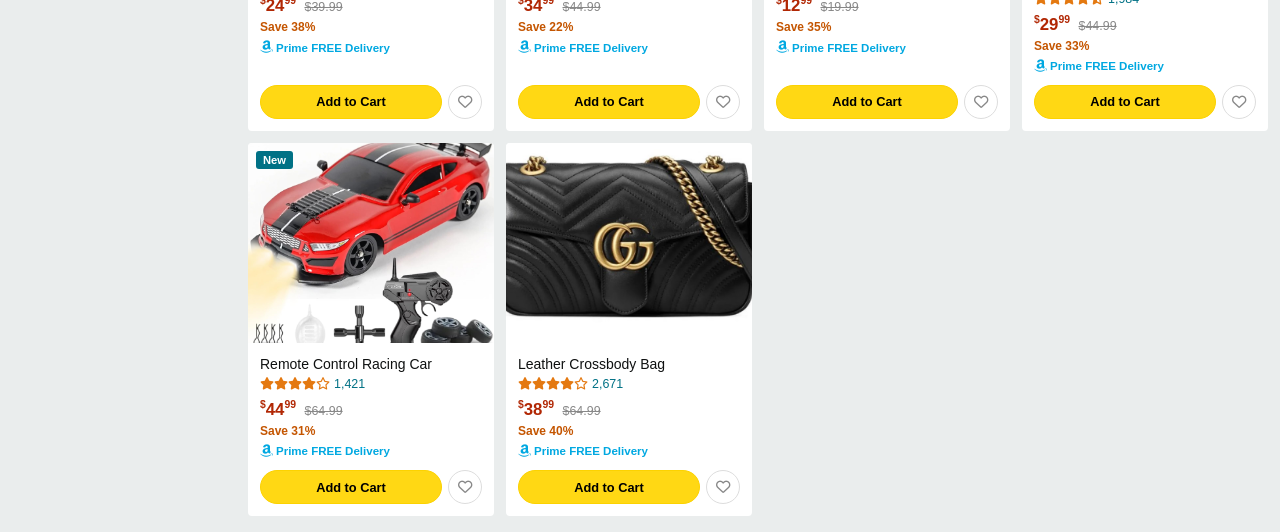
<file: products.html>
<!DOCTYPE html>
<html lang="en">
<head>
    <meta charset="UTF-8">
    <meta name="viewport" content="width=device-width, initial-scale=1.0">
    <title>Products — Amazon Clone</title>
    <link rel="icon" type="image/png" href="favicon.png">
    <link rel="stylesheet" href="https://cdnjs.cloudflare.com/ajax/libs/font-awesome/6.5.0/css/all.min.css">
    <link rel="stylesheet" href="styles.css">
    <style>
        /* Products Page Layout */
        .products-page { background: #EAEDED; min-height: 100vh; }

        .products-layout {
            display: flex;
            max-width: 1400px;
            margin: 0 auto;
            padding: 16px 12px;
            gap: 16px;
        }

        /* Sidebar Filters: Categories, Ratings */
        .filters-sidebar {
            width: 220px;
            flex-shrink: 0;
        }

        .filter-box {
            background: #fff;
            border-radius: 4px;
            padding: 16px;
            margin-bottom: 12px;
            font-size: 0.875rem;
        }

        .filter-box h3 {
            font-size: 0.95rem;
            font-weight: 700;
            border-bottom: 1px solid #eee;
            padding-bottom: 8px;
            margin-bottom: 12px;
        }

        .filter-box label {
            display: flex;
            align-items: center;
            gap: 8px;
            margin-bottom: 8px;
            cursor: pointer;
        }

        .filter-box label:hover { color: #c45500; }

        .price-range-inputs {
            display: flex;
            align-items: center;
            gap: 6px;
            margin-top: 8px;
        }

        .price-range-inputs input {
            width: 70px;
            padding: 4px 6px;
            border: 1px solid #ccc;
            border-radius: 3px;
            font-size: 0.8rem;
        }

        .price-range-inputs button {
            padding: 4px 10px;
            background: #febd68;
            border: 1px solid #e8a94c;
            border-radius: 3px;
            cursor: pointer;
            font-size: 0.8rem;
        }

        /* Main Product grid */
        .products-main { flex: 1; min-width: 0; }

        .results-header {
            background: #fff;
            padding: 12px 16px;
            border-radius: 4px;
            margin-bottom: 12px;
            display: flex;
            align-items: center;
            justify-content: space-between;
            font-size: 0.875rem;
        }

        .results-header span { color: #555; }
        .results-header span b { color: #c45500; }

        .sort-select {
            padding: 6px 10px;
            border: 1px solid #ccc;
            border-radius: 3px;
            font-size: 0.875rem;
            cursor: pointer;
        }

        /* Product Grid */
        .product-grid {
            display: grid;
            grid-template-columns: repeat(auto-fill, minmax(210px, 1fr));
            gap: 12px;
        }

        .product-card {
            background: #fff;
            border-radius: 4px;
            overflow: hidden;
            cursor: pointer;
            transition: box-shadow 0.2s, transform 0.2s;
            display: flex;
            flex-direction: column;
            position: relative;
        }

        .product-card:hover {
            box-shadow: 0 6px 20px rgba(0,0,0,0.14);
            transform: translateY(-2px);
        }

        .product-badge {
            position: absolute;
            top: 8px;
            left: 8px;
            background: #cc0c39;
            color: #fff;
            font-size: 0.7rem;
            font-weight: 700;
            padding: 3px 7px;
            border-radius: 3px;
            z-index: 1;
        }

        .product-badge.bestseller { background: #e47911; }
        .product-badge.choice { background: #006021; }
        .product-badge.new { background: #007185; }
        .product-badge.sale { background: #cc0c39; }

        .product-img-wrap {
            height: 200px;
            overflow: hidden;
            background: #f8f8f8;
        }

        .product-img-wrap img {
            width: 100%;
            height: 100%;
            object-fit: cover;
            transition: transform 0.3s ease;
        }

        .product-card:hover .product-img-wrap img { transform: scale(1.05); }

        .product-info {
            padding: 12px;
            flex: 1;
            display: flex;
            flex-direction: column;
            gap: 4px;
        }

        .product-name {
            font-size: 0.875rem;
            font-weight: 500;
            line-height: 1.3;
            color: #0F1111;
            display: -webkit-box;
            -webkit-line-clamp: 2;
            line-clamp: 2;
            -webkit-box-orient: vertical;
            overflow: hidden;
        }

        .product-stars {
            display: flex;
            align-items: center;
            gap: 4px;
            font-size: 0.8rem;
        }

        .stars-visual { color: #e47911; font-size: 0.9rem; letter-spacing: -1px; }

        .review-count { color: #007185; font-size: 0.78rem; }
        .review-count:hover { color: #c45500; text-decoration: underline; }

        .product-price {
            margin-top: 4px;
        }

        .price-main {
            font-size: 1.05rem;
            font-weight: 700;
            color: #B12704;
        }

        .price-main sup { font-size: 0.65rem; vertical-align: super; }

        .price-original {
            font-size: 0.78rem;
            color: #888;
            text-decoration: line-through;
            margin-left: 4px;
        }

        .price-save {
            font-size: 0.75rem;
            color: #c45500;
            font-weight: 600;
        }

        .prime-badge {
            display: inline-flex;
            align-items: center;
            gap: 3px;
            font-size: 0.72rem;
            color: #00A8E1;
            font-weight: 700;
            margin-top: 2px;
        }

        .card-actions {
            padding: 0 12px 12px;
            display: flex;
            gap: 6px;
        }

        .btn-add-cart {
            flex: 1;
            padding: 7px 0;
            background: #FFD814;
            border: 1px solid #FCD200;
            border-radius: 20px;
            font-size: 0.8rem;
            font-weight: 700;
            cursor: pointer;
            transition: background 0.15s;
        }

        .btn-add-cart:hover { background: #f0c912; }

        .btn-wishlist-card {
            width: 34px;
            height: 34px;
            border-radius: 50%;
            border: 1px solid #ddd;
            background: #fff;
            display: flex;
            align-items: center;
            justify-content: center;
            cursor: pointer;
            transition: border-color 0.15s, color 0.15s;
            font-size: 0.9rem;
            color: #888;
        }

        .btn-wishlist-card:hover { border-color: #c40000; color: #c40000; }
        .btn-wishlist-card.active { color: #c40000; border-color: #c40000; }
        .btn-wishlist-card.active i { font-weight: 900; }

        /* No results: If no products match the filters */
        .no-results {
            text-align: center;
            padding: 60px 20px;
            color: #555;
        }

        .no-results i { font-size: 3rem; color: #ccc; margin-bottom: 16px; display: block; }

        /* Responsive */
        @media (max-width: 760px) {
            .filters-sidebar { display: none; }
            .product-grid { grid-template-columns: repeat(2, 1fr); }
        }
    </style>
</head>
<body class="products-page">

    <!-- Navbar (identical to index.html) -->
    <header>
        <div class="navbar">
            <div class="nav-logo border" onclick="location.href='index.html'" style="cursor:pointer;">
                <div class="logo"></div>
            </div>
            <div class="nav-address border">
                <p class="address-one">Deliver to</p>
                <div class="address-icon">
                    <i class="fa-solid fa-location-dot"></i>
                    <p class="address-two">India</p>
                </div>
            </div>
            <div class="nav-search">
                <select class="search-category" id="search-category">
                    <option>All</option>
                    <option>Clothes</option>
                    <option>Health & Personal Care</option>
                    <option>Furniture</option>
                    <option>Electronics</option>
                    <option>Beauty Picks</option>
                    <option>Pet Care & Essentials</option>
                    <option>New Arrivals in Toys</option>
                    <option>Discover Fashion Trends</option>
                </select>
                <input class="search-input" id="amazon-search" placeholder="Search Amazon">
                <div class="search-icon" id="search-btn">
                    <i class="fa-solid fa-magnifying-glass"></i>
                </div>
            </div>
            <div class="nav-signin border">
                <p><span>Hello, sign in</span></p>
                <p class="nav-two">Accounts & Lists</p>
            </div>
            <div class="nav-return border">
                <p><span>Returns</span></p>
                <p class="nav-two">& Orders</p>
            </div>
            <div class="nav-cart border" id="nav-cart-btn">
                <i class="fa-solid fa-cart-shopping"></i>
                <span id="cart-count">Cart (0)</span>
            </div>
        </div>

        <div class="panel">
            <div class="panel-all"><i class="fa-solid fa-bars"></i> All</div>
            <div class="panel-options">
                <p>Today's Deals</p>
                <p>Customer Service</p>
                <p>Registry</p>
                <p>Gift Cards</p>
            </div>
        </div>
    </header>

    <!-- Page Layout -->
    <div class="products-layout">

        <!-- Sidebar Filters -->
        <aside class="filters-sidebar">
            <div class="filter-box">
                <h3>Department</h3>
                <label><input type="radio" name="cat" value="All" checked> All Departments</label>
                <label><input type="radio" name="cat" value="Clothes"> Clothes</label>
                <label><input type="radio" name="cat" value="Electronics"> Electronics</label>
                <label><input type="radio" name="cat" value="Furniture"> Furniture</label>
                <label><input type="radio" name="cat" value="Health & Personal Care"> Health &amp; Personal Care</label>
                <label><input type="radio" name="cat" value="Beauty Picks"> Beauty</label>
                <label><input type="radio" name="cat" value="Pet Care & Essentials"> Pet Supplies</label>
                <label><input type="radio" name="cat" value="New Arrivals in Toys"> Toys</label>
                <label><input type="radio" name="cat" value="Discover Fashion Trends"> Fashion Trends</label>
            </div>

            <div class="filter-box">
                <h3>Avg. Customer Review</h3>
                <label><input type="radio" name="rating" value="4"> ★★★★☆ &amp; Up</label>
                <label><input type="radio" name="rating" value="3"> ★★★☆☆ &amp; Up</label>
                <label><input type="radio" name="rating" value="0" checked> All ratings</label>
            </div>

            <div class="filter-box">
                <h3>Price</h3>
                <label><input type="radio" name="price" value="0-25"> Under $25</label>
                <label><input type="radio" name="price" value="25-50"> $25 – $50</label>
                <label><input type="radio" name="price" value="50-100"> $50 – $100</label>
                <label><input type="radio" name="price" value="100-999"> $100 &amp; Above</label>
                <label><input type="radio" name="price" value="0-9999" checked> All prices</label>
                <div class="price-range-inputs">
                    <input type="number" id="min-price" placeholder="Min" min="0">
                    <span>–</span>
                    <input type="number" id="max-price" placeholder="Max" min="0">
                    <button onclick="applyCustomPrice()">Go</button>
                </div>
            </div>
        </aside>

        <!-- Product Grid -->
        <main class="products-main">
            <div class="results-header">
                <span id="results-text">Loading products…</span>
                <select class="sort-select" id="sort-select">
                    <option value="featured">Sort by: Featured</option>
                    <option value="price-asc">Price: Low to High</option>
                    <option value="price-desc">Price: High to Low</option>
                    <option value="rating">Avg. Customer Review</option>
                    <option value="newest">Newest Arrivals</option>
                </select>
            </div>
            <div class="product-grid" id="product-grid"></div>
        </main>
    </div>

    <!-- Cart Sidebar (same as index.html) -->
    <div id="cart-overlay"></div>
    <div id="cart-sidebar">
        <div id="cart-header" style="padding:16px;background:#232F3E;color:#fff;display:flex;justify-content:space-between;align-items:center;">
            <span style="font-size:1.1rem;font-weight:700;"><i class="fa-solid fa-cart-shopping"></i> Your Cart</span>
            <button id="cart-close" style="background:none;border:none;color:#fff;font-size:1.4rem;cursor:pointer;">&times;</button>
        </div>
        <div id="cart-items" style="flex:1;overflow-y:auto;padding:16px;"></div>
        <div id="cart-footer" style="padding:16px;border-top:1px solid #eee;"></div>
    </div>

    <script src="products.js"></script>
    <script src="script.js"></script>
    <script>
        // Products Page Controller based on filters
        let activeFilters = {
            category: "All",
            minRating: 0,
            minPrice: 0,
            maxPrice: 9999,
            sort: "featured",
            query: ""
        };

        const params = new URLSearchParams(location.search);
        if (params.get("q"))   activeFilters.query    = params.get("q");
        if (params.get("cat")) activeFilters.category = params.get("cat");
        if (activeFilters.query && document.getElementById("amazon-search")) {
            document.getElementById("amazon-search").value = activeFilters.query;
        }
        if (activeFilters.category !== "All") {
            const radio = document.querySelector(`input[name="cat"][value="${activeFilters.category}"]`);
            if (radio) radio.checked = true;
        }

        // Function to filter and sort products based on activeFilters
        function getFilteredProducts() {
            let list = PRODUCTS.slice();

            // Text search
            if (activeFilters.query) {
                const q = activeFilters.query.toLowerCase();
                list = list.filter(p =>
                    p.name.toLowerCase().includes(q) ||
                    p.description.toLowerCase().includes(q) ||
                    p.category.toLowerCase().includes(q)
                );
            }

            // Category
            if (activeFilters.category !== "All") {
                list = list.filter(p => p.category === activeFilters.category);
            }

            // Rating
            list = list.filter(p => p.rating >= activeFilters.minRating);

            // Price
            list = list.filter(p => p.price >= activeFilters.minPrice && p.price <= activeFilters.maxPrice);

            // Sort
            switch (activeFilters.sort) {
                case "price-asc":  list.sort((a,b) => a.price - b.price); break;
                case "price-desc": list.sort((a,b) => b.price - a.price); break;
                case "rating":     list.sort((a,b) => b.rating - a.rating); break;
                case "newest":     list.sort((a,b) => b.id - a.id); break;
            }

            return list;
        }

        // Helper to get badge class based on badge type
        function badgeClass(badge) {
            if (!badge) return "";
            const m = { "Best Seller":"bestseller","Amazon's Choice":"choice","New":"new","Sale":"sale" };
            return m[badge] || "";
        }

        // Funtion for star visualization (alternative to font icons)
        function renderStarsVisual(rating) {
            const pct = (rating / 5) * 100;
            return `<span class="stars-visual" style="background:linear-gradient(to right,#e47911 ${pct}%,#ccc ${pct}%);" 
                    style="-webkit-background-clip:text;">★★★★★</span>`;
        }

        // Function to render star icons based on rating
        function starsFill(rating) {
            let s = "";
            for (let i = 1; i <= 5; i++) {
                if (rating >= i) s += '<i class="fa-solid fa-star" style="color:#e47911;font-size:0.78rem;"></i>';
                else if (rating >= i - 0.5) s += '<i class="fa-solid fa-star-half-stroke" style="color:#e47911;font-size:0.78rem;"></i>';
                else s += '<i class="fa-regular fa-star" style="color:#e47911;font-size:0.78rem;"></i>';
            }
            return s;
        }

        // Function to render products grid based on current filters
        function renderGrid() {
            const products = getFilteredProducts();
            const grid = document.getElementById("product-grid");
            const text = document.getElementById("results-text");
            const wishlist = JSON.parse(localStorage.getItem("amazonWishlist") || "[]");

            const label = activeFilters.query
                ? `<b>${products.length}</b> results for "<b>${activeFilters.query}</b>"`
                : `<b>${products.length}</b> results`;
            text.innerHTML = label;

            if (!products.length) {
                grid.innerHTML = `<div class="no-results" style="grid-column:1/-1">
                    <i class="fa-solid fa-box-open"></i>
                    <p style="font-size:1.1rem;font-weight:700;margin-bottom:8px;">No results found</p>
                    <p style="color:#888;">Try adjusting your filters or search term.</p>
                </div>`;
                return;
            }

            grid.innerHTML = products.map(p => {
                const save = ((p.originalPrice - p.price) / p.originalPrice * 100).toFixed(0);
                const inWishlist = wishlist.includes(p.name);
                return `
                <div class="product-card" onclick="location.href='product.html?id=${p.id}'">
                    ${p.badge ? `<span class="product-badge ${badgeClass(p.badge)}">${p.badge}</span>` : ""}
                    <div class="product-img-wrap">
                        <img src="${p.image}" alt="${p.name}" loading="lazy">
                    </div>
                    <div class="product-info">
                        <div class="product-name">${p.name}</div>
                        <div class="product-stars">
                            <span>${starsFill(p.rating)}</span>
                            <span class="review-count">${p.reviews.toLocaleString()}</span>
                        </div>
                        <div class="product-price">
                            <span class="price-main"><sup>$</sup>${Math.floor(p.price)}<sup>${(p.price % 1 * 100).toFixed(0).padStart(2,"0")}</sup></span>
                            <span class="price-original">$${p.originalPrice.toFixed(2)}</span>
                        </div>
                        <span class="price-save">Save ${save}%</span>
                        <div class="prime-badge">
                            <i class="fa-brands fa-amazon" style="font-size:0.9rem;"></i> Prime FREE Delivery
                        </div>
                    </div>
                    <div class="card-actions" onclick="event.stopPropagation()">
                        <button class="btn-add-cart" onclick="addToCart('${p.name.replace(/'/g,"\\'")}', ${p.price})">
                            Add to Cart
                        </button>
                        <button class="btn-wishlist-card ${inWishlist ? 'active' : ''}" 
                                onclick="toggleWishlist('${p.name.replace(/'/g,"\\'")}');this.classList.toggle('active')"
                                title="Add to Wish List">
                            <i class="fa-${inWishlist ? 'solid' : 'regular'} fa-heart"></i>
                        </button>
                    </div>
                </div>`;
            }).join("");
        }

        // Filter listeners
        document.querySelectorAll("input[name='cat']").forEach(r =>
            r.addEventListener("change", () => { activeFilters.category = r.value; renderGrid(); })
        );
        document.querySelectorAll("input[name='rating']").forEach(r =>
            r.addEventListener("change", () => { activeFilters.minRating = parseFloat(r.value); renderGrid(); })
        );
        document.querySelectorAll("input[name='price']").forEach(r =>
            r.addEventListener("change", () => {
                const [min, max] = r.value.split("-").map(Number);
                activeFilters.minPrice = min; activeFilters.maxPrice = max;
                renderGrid();
            })
        );
        document.getElementById("sort-select").addEventListener("change", e => {
            activeFilters.sort = e.target.value; renderGrid();
        });

        // Function to apply custom price range
        function applyCustomPrice() {
            const min = parseFloat(document.getElementById("min-price").value) || 0;
            const max = parseFloat(document.getElementById("max-price").value) || 9999;
            activeFilters.minPrice = min;
            activeFilters.maxPrice = max;
            renderGrid();
        }

        // Search from this page
        document.getElementById("search-btn").addEventListener("click", () => {
            activeFilters.query = document.getElementById("amazon-search").value;
            renderGrid();
        });
        document.getElementById("amazon-search").addEventListener("keydown", e => {
            if (e.key === "Enter") { activeFilters.query = e.target.value; renderGrid(); }
        });

        // Initial render
        renderGrid();
    </script>
</body>
</html>
</file>
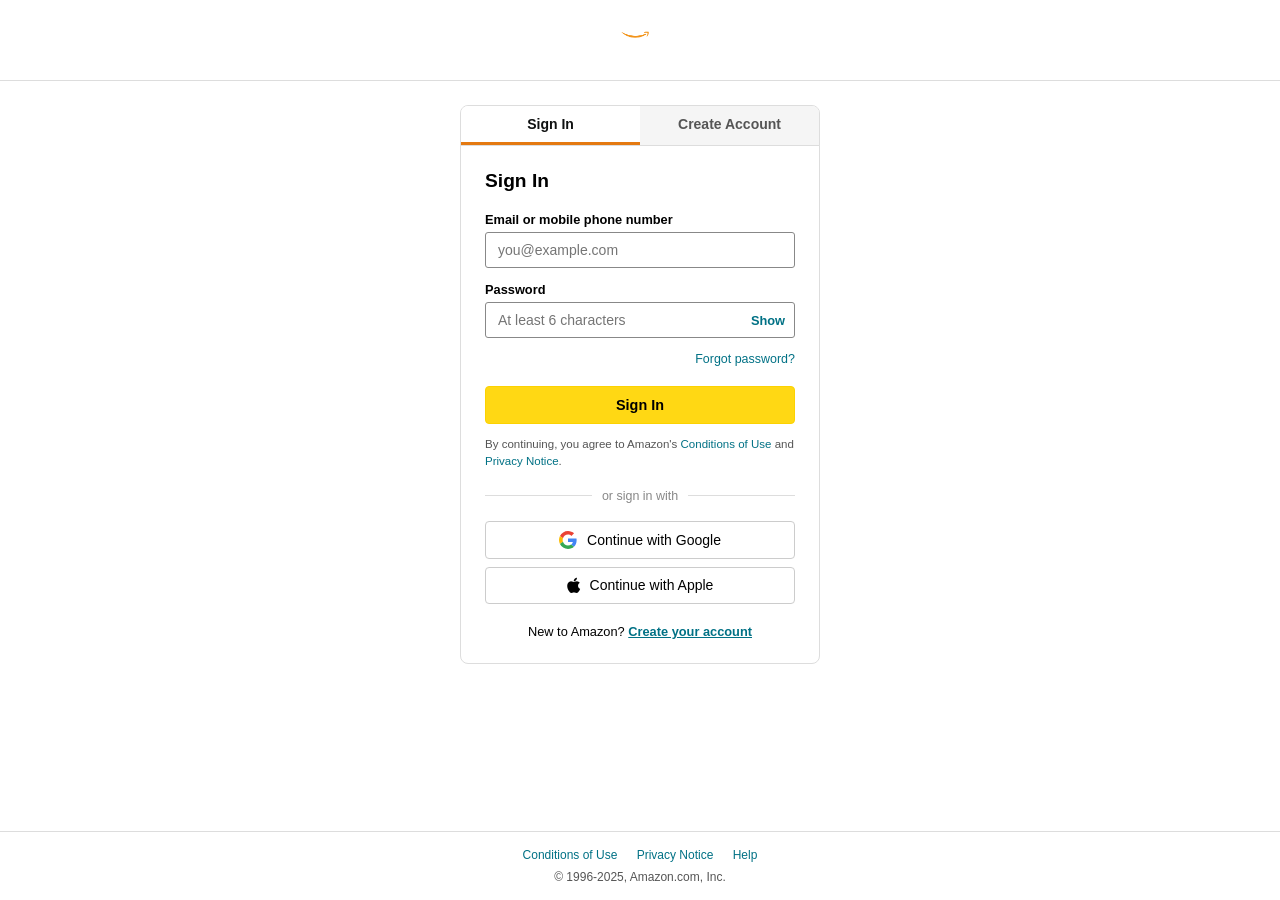
<file: signin.html>
<!DOCTYPE html>
<html lang="en">
<head>
    <meta charset="UTF-8">
    <meta name="viewport" content="width=device-width, initial-scale=1.0">
    <title>Sign In — Amazon Clone</title>
    <link rel="icon" type="image/png" href="favicon.png">
    <link rel="stylesheet" href="https://cdnjs.cloudflare.com/ajax/libs/font-awesome/6.5.0/css/all.min.css">
    <link rel="stylesheet" href="styles.css">
    <style>
        body { background: #fff; display: flex; flex-direction: column; min-height: 100vh; }

        .signin-header {
            display: flex;
            justify-content: center;
            padding: 12px;
            border-bottom: 1px solid #ddd;
        }

        .signin-body {
            flex: 1;
            display: flex;
            flex-direction: column;
            align-items: center;
            padding: 24px 16px 40px;
        }

        .signin-logo {
            width: 100px;
            height: 36px;
            background: url('amazon_logo.png') center / contain no-repeat;
            margin-bottom: 20px;
            cursor: pointer;
        }

        /* Tab Toggle */
        .auth-tabs {
            display: flex;
            width: 100%;
            max-width: 360px;
            border: 1px solid #ddd;
            border-radius: 8px 8px 0 0;
            overflow: hidden;
            margin-bottom: -1px;
        }

        .auth-tab {
            flex: 1;
            padding: 10px;
            text-align: center;
            font-size: 0.875rem;
            font-weight: 700;
            cursor: pointer;
            background: #f5f5f5;
            color: #555;
            border-bottom: 3px solid transparent;
            transition: background 0.15s, color 0.15s;
        }

        .auth-tab.active {
            background: #fff;
            color: #0F1111;
            border-bottom-color: #e47911;
        }

        /* Authentication panel */
        .auth-card {
            width: 100%;
            max-width: 360px;
            border: 1px solid #ddd;
            border-radius: 0 0 8px 8px;
            padding: 24px;
        }

        .auth-card h1 { font-size: 1.2rem; font-weight: 700; margin-bottom: 20px; }

        .form-group { margin-bottom: 14px; }

        .form-group label {
            display: block;
            font-size: 0.8rem;
            font-weight: 700;
            margin-bottom: 5px;
        }

        .form-group input {
            width: 100%;
            padding: 9px 12px;
            border: 1px solid #888;
            border-radius: 3px;
            font-size: 0.875rem;
            outline: none;
            box-sizing: border-box;
            transition: border-color 0.15s, box-shadow 0.15s;
        }

        .form-group input:focus {
            border-color: #e47911;
            box-shadow: 0 0 0 3px rgba(228,121,17,0.2);
        }

        .form-group input.error { border-color: #cc0c39; }

        .field-hint { font-size: 0.72rem; color: #555; margin-top: 3px; }
        .field-error-msg { font-size: 0.75rem; color: #cc0c39; margin-top: 3px; display: none; }
        .field-error-msg.show { display: block; }

        /* Password toggle: means show/hide password */
        .pw-wrap { position: relative; }

        .pw-wrap input { padding-right: 40px; }

        .pw-toggle {
            position: absolute;
            right: 10px;
            top: 50%;
            transform: translateY(-50%);
            cursor: pointer;
            color: #007185;
            font-size: 0.8rem;
            font-weight: 700;
            user-select: none;
        }

        .pw-toggle:hover { color: #c45500; }

        .strength-bar {
            height: 4px;
            border-radius: 2px;
            margin-top: 6px;
            background: #eee;
            overflow: hidden;
        }

        .strength-fill {
            height: 100%;
            border-radius: 2px;
            transition: width 0.3s, background 0.3s;
            width: 0;
        }

        .strength-label { font-size: 0.72rem; margin-top: 3px; }

        .btn-signin {
            width: 100%;
            padding: 10px;
            background: #FFD814;
            border: 1px solid #FCD200;
            border-radius: 4px;
            font-size: 0.9rem;
            font-weight: 700;
            cursor: pointer;
            transition: background 0.15s;
            margin-top: 8px;
        }

        .btn-signin:hover { background: #f0c912; }

        .terms {
            font-size: 0.72rem;
            color: #555;
            margin: 12px 0 0;
            line-height: 1.5;
        }

        .terms a { color: #007185; text-decoration: none; }
        .terms a:hover { text-decoration: underline; color: #c45500; }

        .divider {
            display: flex;
            align-items: center;
            gap: 10px;
            margin: 18px 0;
            font-size: 0.78rem;
            color: #888;
        }

        .divider::before, .divider::after {
            content: "";
            flex: 1;
            height: 1px;
            background: #ddd;
        }

        /* Social Buttons: to sign in via Google or Apple */
        .social-btns { display: flex; flex-direction: column; gap: 8px; }

        .btn-social {
            width: 100%;
            padding: 9px;
            border: 1px solid #ccc;
            border-radius: 4px;
            font-size: 0.875rem;
            cursor: pointer;
            background: #fff;
            display: flex;
            align-items: center;
            justify-content: center;
            gap: 10px;
            transition: background 0.15s, border-color 0.15s;
        }

        .btn-social:hover { background: #f5f5f5; border-color: #aaa; }

        /* Success Pop up after successful sign in */
        .success-box {
            text-align: center;
            padding: 30px 20px;
        }

        .success-icon {
            width: 60px;
            height: 60px;
            background: #007600;
            border-radius: 50%;
            display: flex;
            align-items: center;
            justify-content: center;
            margin: 0 auto 16px;
            animation: popIn 0.4s cubic-bezier(0.175, 0.885, 0.32, 1.275);
        }

        @keyframes popIn {
            from { transform: scale(0); }
            to   { transform: scale(1); }
        }

        /* Footer */
        .signin-footer {
            border-top: 1px solid #ddd;
            padding: 16px;
            text-align: center;
            font-size: 0.75rem;
            color: #555;
        }

        .signin-footer a { color: #007185; text-decoration: none; margin: 0 8px; }
        .signin-footer a:hover { text-decoration: underline; }

        .alert-box {
            padding: 10px 14px;
            border-radius: 4px;
            font-size: 0.8rem;
            margin-bottom: 14px;
            display: none;
        }

        .alert-box.error { background: #fff5f5; border: 1px solid #f5c6cb; color: #cc0c39; display: block; }
        .alert-box.success { background: #f0fff4; border: 1px solid #c6f6d5; color: #007600; display: block; }
    </style>
</head>
<body>
    <div class="signin-header">
        <div class="signin-logo" onclick="location.href='index.html'" title="Go to Homepage"></div>
    </div>

    <div class="signin-body">
        <!-- Tab Toggle(Sign In or Create Account) -->
        <div class="auth-tabs">
            <div class="auth-tab active" id="tab-signin" onclick="switchTab('signin')">Sign In</div>
            <div class="auth-tab" id="tab-register" onclick="switchTab('register')">Create Account</div>
        </div>

        <!-- Authentication Card -->
        <div class="auth-card" id="auth-card"></div>
    </div>

    <div class="signin-footer">
        <a href="#">Conditions of Use</a>
        <a href="#">Privacy Notice</a>
        <a href="#">Help</a>
        <div style="margin-top:8px;">© 1996-2025, Amazon.com, Inc.</div>
    </div>

    <script>
        let activeTab = "signin";

        function switchTab(tab) {
            activeTab = tab;
            document.getElementById("tab-signin").classList.toggle("active", tab === "signin");
            document.getElementById("tab-register").classList.toggle("active", tab === "register");
            renderCard();
        }

        function renderCard() {
            if (activeTab === "signin") renderSignIn();
            else renderRegister();
        }

        // Function to render Sign In form
        function renderSignIn() {
            document.getElementById("auth-card").innerHTML = `
                <h1>Sign In</h1>
                <div class="alert-box" id="signin-alert"></div>

                <div class="form-group">
                    <label for="si-email">Email or mobile phone number</label>
                    <input type="email" id="si-email" autocomplete="email" placeholder="you@example.com">
                    <div class="field-error-msg" id="err-si-email">Enter a valid email address</div>
                </div>

                <div class="form-group">
                    <label for="si-password">Password</label>
                    <div class="pw-wrap">
                        <input type="password" id="si-password" autocomplete="current-password" placeholder="At least 6 characters">
                        <span class="pw-toggle" onclick="togglePw('si-password',this)">Show</span>
                    </div>
                    <div class="field-error-msg" id="err-si-password">Enter your password</div>
                </div>

                <div style="display:flex;justify-content:flex-end;margin-bottom:12px;">
                    <a href="#" style="font-size:0.78rem;color:#007185;text-decoration:none;">Forgot password?</a>
                </div>

                <button class="btn-signin" onclick="doSignIn()">Sign In</button>

                <p class="terms">
                    By continuing, you agree to Amazon's
                    <a href="#">Conditions of Use</a> and
                    <a href="#">Privacy Notice</a>.
                </p>

                <div class="divider">or sign in with</div>

                <div class="social-btns">
                    <button class="btn-social" onclick="socialLogin('Google')">
                        <svg width="18" height="18" viewBox="0 0 48 48"><path fill="#EA4335" d="M24 9.5c3.54 0 6.71 1.22 9.21 3.6l6.85-6.85C35.9 2.38 30.47 0 24 0 14.62 0 6.51 5.38 2.56 13.22l7.98 6.19C12.43 13.72 17.74 9.5 24 9.5z"/><path fill="#4285F4" d="M46.98 24.55c0-1.57-.15-3.09-.38-4.55H24v9.02h12.94c-.58 2.96-2.26 5.48-4.78 7.18l7.73 6c4.51-4.18 7.09-10.36 7.09-17.65z"/><path fill="#FBBC05" d="M10.53 28.59c-.48-1.45-.76-2.99-.76-4.59s.27-3.14.76-4.59l-7.98-6.19C.92 16.46 0 20.12 0 24c0 3.88.92 7.54 2.56 10.78l7.97-6.19z"/><path fill="#34A853" d="M24 48c6.48 0 11.93-2.13 15.89-5.81l-7.73-6c-2.18 1.48-4.97 2.31-8.16 2.31-6.26 0-11.57-4.22-13.47-9.91l-7.98 6.19C6.51 42.62 14.62 48 24 48z"/></svg>
                        Continue with Google
                    </button>
                    <button class="btn-social" onclick="socialLogin('Apple')">
                        <i class="fa-brands fa-apple" style="font-size:1.1rem;"></i>
                        Continue with Apple
                    </button>
                </div>

                <div style="text-align:center;margin-top:20px;font-size:0.8rem;">
                    New to Amazon?
                    <a href="#" onclick="switchTab('register');return false;" style="color:#007185;font-weight:700;">Create your account</a>
                </div>`;
        }

        function doSignIn() {
            const email    = document.getElementById("si-email").value.trim();
            const password = document.getElementById("si-password").value;
            const alert    = document.getElementById("signin-alert");
            let valid = true;

            if (!email || !/^[^\s@]+@[^\s@]+\.[^\s@]+$/.test(email)) {
                document.getElementById("si-email").classList.add("error");
                document.getElementById("err-si-email").classList.add("show");
                valid = false;
            } else {
                document.getElementById("si-email").classList.remove("error");
                document.getElementById("err-si-email").classList.remove("show");
            }

            if (!password) {
                document.getElementById("si-password").classList.add("error");
                document.getElementById("err-si-password").classList.add("show");
                valid = false;
            } else {
                document.getElementById("si-password").classList.remove("error");
                document.getElementById("err-si-password").classList.remove("show");
            }

            if (!valid) return;

            // Check stored user
            const users = JSON.parse(localStorage.getItem("amazonUsers") || "[]");
            const user  = users.find(u => u.email === email && u.password === password);

            if (user) {
                localStorage.setItem("amazonCurrentUser", JSON.stringify(user));
                showSuccess(`Welcome back, ${user.name}!`);
            } else {
                alert.className = "alert-box error";
                alert.innerHTML = '<i class="fa-solid fa-circle-exclamation"></i> Incorrect email or password. Please try again.';
            }
        }

        // Function to render Create Account form
        function renderRegister() {
            document.getElementById("auth-card").innerHTML = `
                <h1>Create Account</h1>
                <div class="alert-box" id="reg-alert"></div>

                <div class="form-group">
                    <label for="reg-name">Your name</label>
                    <input type="text" id="reg-name" placeholder="First and last name" autocomplete="name">
                    <div class="field-error-msg" id="err-reg-name">Enter your name</div>
                </div>

                <div class="form-group">
                    <label for="reg-email">Email</label>
                    <input type="email" id="reg-email" placeholder="you@example.com" autocomplete="email">
                    <div class="field-error-msg" id="err-reg-email">Enter a valid email address</div>
                </div>

                <div class="form-group">
                    <label for="reg-phone">Mobile number (optional)</label>
                    <input type="tel" id="reg-phone" placeholder="+91 9876543210">
                    <div class="field-hint">May be used for account verification</div>
                </div>

                <div class="form-group">
                    <label for="reg-pw">Password</label>
                    <div class="pw-wrap">
                        <input type="password" id="reg-pw" placeholder="At least 8 characters"
                            oninput="checkStrength(this.value)">
                        <span class="pw-toggle" onclick="togglePw('reg-pw',this)">Show</span>
                    </div>
                    <div class="strength-bar"><div class="strength-fill" id="strength-fill"></div></div>
                    <div class="strength-label" id="strength-label" style="color:#888;"></div>
                    <div class="field-error-msg" id="err-reg-pw">Password must be at least 8 characters</div>
                </div>

                <div class="form-group">
                    <label for="reg-pw2">Re-enter password</label>
                    <div class="pw-wrap">
                        <input type="password" id="reg-pw2" placeholder="Re-enter password">
                        <span class="pw-toggle" onclick="togglePw('reg-pw2',this)">Show</span>
                    </div>
                    <div class="field-error-msg" id="err-reg-pw2">Passwords do not match</div>
                </div>

                <button class="btn-signin" style="background:#FFA41C;border-color:#FF8F00;" onclick="doRegister()">
                    Create your Amazon account
                </button>

                <p class="terms">
                    By creating an account, you agree to Amazon's
                    <a href="#">Conditions of Use</a> and <a href="#">Privacy Notice</a>.
                </p>

                <div style="text-align:center;margin-top:20px;font-size:0.8rem;">
                    Already have an account?
                    <a href="#" onclick="switchTab('signin');return false;" style="color:#007185;font-weight:700;">Sign in</a>
                </div>`;
        }

        // Function to check password strength
        function checkStrength(pw) {
            const fill  = document.getElementById("strength-fill");
            const label = document.getElementById("strength-label");
            if (!fill) return;
            let score = 0;
            if (pw.length >= 8) score++;
            if (/[A-Z]/.test(pw)) score++;
            if (/[0-9]/.test(pw)) score++;
            if (/[^A-Za-z0-9]/.test(pw)) score++;
            const map = [
                { width:"0%",   color:"#ccc",    text:"" },
                { width:"25%",  color:"#cc0c39", text:"Weak" },
                { width:"50%",  color:"#e47911", text:"Fair" },
                { width:"75%",  color:"#febd68", text:"Good" },
                { width:"100%", color:"#007600", text:"Strong" }
            ];
            fill.style.width  = map[score].width;
            fill.style.background = map[score].color;
            label.textContent = map[score].text;
            label.style.color = map[score].color;
        }

        // Function to handle registration logic
        function doRegister() {
            const name  = document.getElementById("reg-name").value.trim();
            const email = document.getElementById("reg-email").value.trim();
            const pw    = document.getElementById("reg-pw").value;
            const pw2   = document.getElementById("reg-pw2").value;
            let valid = true;

            const checks = [
                { id:"reg-name",  err:"err-reg-name",  ok: name.length > 0 },
                { id:"reg-email", err:"err-reg-email", ok: /^[^\s@]+@[^\s@]+\.[^\s@]+$/.test(email) },
                { id:"reg-pw",    err:"err-reg-pw",    ok: pw.length >= 8 },
                { id:"reg-pw2",   err:"err-reg-pw2",   ok: pw === pw2 && pw2.length > 0 }
            ];

            checks.forEach(c => {
                document.getElementById(c.id)?.classList.toggle("error", !c.ok);
                document.getElementById(c.err)?.classList.toggle("show", !c.ok);
                if (!c.ok) valid = false;
            });

            if (!valid) return;

            const users = JSON.parse(localStorage.getItem("amazonUsers") || "[]");
            if (users.find(u => u.email === email)) {
                document.getElementById("reg-alert").className = "alert-box error";
                document.getElementById("reg-alert").innerHTML = "An account with that email already exists.";
                return;
            }

            const newUser = { name, email, password: pw, createdAt: new Date().toISOString() };
            users.push(newUser);
            localStorage.setItem("amazonUsers", JSON.stringify(users));
            localStorage.setItem("amazonCurrentUser", JSON.stringify(newUser));
            showSuccess(`Account created! Welcome, ${name}!`);
        }

        // Function to show/hide password
        function togglePw(fieldId, btn) {
            const input = document.getElementById(fieldId);
            if (input.type === "password") { input.type = "text"; btn.textContent = "Hide"; }
            else { input.type = "password"; btn.textContent = "Show"; }
        }

        // Function to simulate social login (Google/Apple)
        function socialLogin(provider) {
            showSuccess(`Signed in with ${provider}! (Demo only)`);
        }

        // Function to show success message after sign in or registration
        function showSuccess(message) {
            const user = JSON.parse(localStorage.getItem("amazonCurrentUser") || "null");
            document.getElementById("auth-card").innerHTML = `
                <div class="success-box">
                    <div class="success-icon"><i class="fa-solid fa-check" style="color:#fff;font-size:1.5rem;"></i></div>
                    <h2 style="font-size:1.2rem;margin-bottom:8px;">${message}</h2>
                    <p style="font-size:0.875rem;color:#555;margin-bottom:24px;">You are now signed in to your account.</p>
                    <button onclick="location.href='index.html'" style="padding:10px 28px;background:#FFD814;border:1px solid #FCD200;border-radius:4px;font-size:0.9rem;font-weight:700;cursor:pointer;">
                        Continue Shopping
                    </button>
                </div>`;
            document.querySelectorAll(".auth-tab").forEach(t => t.style.display = "none");
        }

        // Initial render
        renderSignIn();
    </script>
</body>
</html>
</file>
<file: styles.css>
* {
    margin: 0;
    padding: 0;
    box-sizing: border-box;
    font-family: Arial, sans-serif;
}

/** Navigation Bar **/
.navbar {
    height: 60px;
    background-color: #0F1111;
    color: #FFFFFF;
    display: flex;
    align-items: center;
    justify-content: space-evenly;
    position: sticky;
    top: 0;
    z-index: 1000;
    transition: background-color 0.3s, box-shadow 0.3s;
    gap: 8px;
    padding: 0 12px;
}

.navbar-shadow {
    box-shadow: 0 3px 12px rgba(0,0,0,0.5);
}

.nav-logo {
    height: 50px;
    width: 100px;
    flex-shrink: 0;
    cursor: pointer;
}

.logo {
    background-image: url("amazon_logo.png");
    background-size: cover;
    background-position: center;
    height: 50px;
    width: 100%;
}

.border {
    border: 1.5px solid transparent;
    border-radius: 3px;
    padding: 4px 8px;
    transition: border-color 0.15s;
    cursor: pointer;
}

.border:hover {
    border-color: #FFFFFF;
}

/** Address-Box **/
.address-one {
    color: #CCCCCC;
    font-size: 0.85rem;
}

.address-two {
    color: #FFFFFF;
    font-size: 1rem;
}

.address-icon {
    display: flex;
    align-items: center;
}

/** Search Bar **/
.nav-search {
    display: flex;
    align-items: center;
    background-color: #fff;
    width: 620px;
    height: 40px;
    border-radius: 4px;
    flex-shrink: 1;
    transition: box-shadow 0.2s;
}

.nav-search:focus-within {
    box-shadow: 0 0 0 3px #f90;
}

.search-category {
    background-color: #F3F3F3;
    height: 100%;
    padding: 0 8px;
    border-top-left-radius: 4px;
    border-bottom-left-radius: 4px;
    border: none;
    border-right: 1px solid #ccc;
    font-size: 0.8rem;
    cursor: pointer;
    flex-shrink: 0;
}

.search-input {
    flex: 1;
    height: 100%;
    padding: 0 10px;
    font-size: 0.95rem;
    border: none;
    outline: none;
}

.search-icon {
    width: 45px;
    height: 100%;
    display: flex;
    justify-content: center;
    align-items: center;
    font-size: 1.1rem;
    background-color: #febd68;
    border-top-right-radius: 4px;
    border-bottom-right-radius: 4px;
    color: #0F1111;
    cursor: pointer;
    transition: background-color 0.15s;
    flex-shrink: 0;
}

.search-icon:hover {
    background-color: #f3a847;
}

/* Navigation Text */
span {
    font-size: 0.70rem;
}

.nav-two {
    font-size: 0.85rem;
    font-weight: 700;
}

/** Cart **/
.nav-cart {
    display: flex;
    align-items: center;
    gap: 6px;
    font-size: 0.85rem;
    font-weight: 700;
    cursor: pointer;
}

.nav-cart i {
    font-size: 26px;
}

#cart-count {
    font-size: 0.85rem;
}

/** Panel **/
.panel {
    height: 40px;
    background-color: #222f3d;
    display: flex;
    color: #FFFFFF;
    align-items: center;
    padding: 0 12px;
    gap: 6px;
}

.panel-all {
    display: flex;
    align-items: center;
    gap: 6px;
    padding: 4px 10px;
    border-radius: 3px;
    cursor: pointer;
    font-size: 0.875rem;
    font-weight: 700;
    white-space: nowrap;
    transition: outline 0.1s;
}

.panel-options {
    flex: 1;
    font-size: 0.85rem;
    display: flex;
    align-items: center;
    flex-wrap: wrap;
    gap: 2px;
}

.panel-options p {
    display: inline;
    padding: 4px 8px;
    border-radius: 3px;
    cursor: pointer;
    white-space: nowrap;
    transition: outline 0.1s;
}

.panel-deals {
    font-size: 0.875rem;
    font-weight: 700;
    padding: 4px 10px;
    border-radius: 3px;
    cursor: pointer;
    white-space: nowrap;
    color: #7dd3c8;
    transition: outline 0.1s;
}

/** Hero Section **/
.hero-section {
    background-image: url("hero_image.jpg");
    background-size: cover;
    background-position: center;
    height: 500px;
    display: flex;
    justify-content: center;
    align-items: flex-end;
    transition: opacity 0.4s ease;
}

.hero-message {
    background-color: rgba(255,255,255,0.97);
    color: #0F1111;
    padding: 0 20px;
    height: 44px;
    display: flex;
    align-items: center;
    justify-content: center;
    font-size: 0.85rem;
    width: 85%;
    margin-bottom: 20px;
    border-radius: 3px;
    box-shadow: 0 2px 8px rgba(0,0,0,0.15);
    gap: 6px;
}

.hero-message a {
    color: #007185;
    font-size: 0.85rem;
    cursor: pointer;
    text-decoration: underline;
}

/** Shop Section **/
.shop-section {
    display: flex;
    flex-wrap: wrap;
    justify-content: space-evenly;
    background-color: #E2E7E6;
    padding: 0 10px 20px;
}

.box {
    height: 400px;
    width: 23%;
    background-color: #FFFFFF;
    padding: 20px 0 15px;
    margin-top: 15px;
    cursor: pointer;
    transition: transform 0.2s ease, box-shadow 0.2s ease;
    border-radius: 4px;
    overflow: hidden;
}

.box:hover {
    transform: translateY(-4px);
    box-shadow: 0 8px 24px rgba(0,0,0,0.14);
}

.box-image {
    height: 300px;
    background-size: cover;
    background-position: center;
    background-color: #f0f0f0;
    margin-top: 1rem;
    margin-bottom: 1rem;
    transition: transform 0.3s ease;
}

.box:hover .box-image {
    transform: scale(1.03);
}

.box-content {
    margin-left: 1rem;
    margin-right: 1rem;
}

.box-content h2 {
    font-size: 1rem;
}

.box-content p {
    color: #007185;
    font-size: 0.875rem;
    font-weight: 600;
    cursor: pointer;
    transition: color 0.15s;
}

.box-content p:hover {
    color: #c45500;
    text-decoration: underline;
}

/** Footer **/
footer {
    margin-top: 15px;
}

.foot-panel1 {
    background-color: #37475a;
    color: #FFFFFF;
    height: 50px;
    display: flex;
    justify-content: center;
    align-items: center;
    font-size: 0.8rem;
    cursor: pointer;
    transition: background-color 0.2s;
    letter-spacing: 0.3px;
}

.foot-panel1:hover {
    background-color: #485769;
}

.foot-panel2 {
    background-color: #222f3d;
    color: #FFFFFF;
    min-height: 300px;
    display: flex;
    justify-content: space-evenly;
    flex-wrap: wrap;
    padding: 10px 20px 20px;
    gap: 20px;
}

.foot-panel2 ul {
    margin-top: 20px;
    list-style: none;
}

.foot-panel2 ul p {
    font-size: 0.95rem;
    font-weight: 700;
    margin-bottom: 10px;
    color: #fff;
}

ul a {
    display: block;
    font-size: 0.85rem;
    margin-top: 8px;
    color: #DDDDDD;
    cursor: pointer;
    text-decoration: none;
    transition: color 0.2s;
}

ul a:hover {
    color: #febd68;
}

.foot-panel3 {
    background-color: #222f3d;
    color: #FFFFFF;
    padding: 20px;
    font-size: 0.70rem;
    text-align: center;
}

.pages {
    display: flex;
    justify-content: center;
    flex-wrap: wrap;
    gap: 16px;
    margin-bottom: 8px;
}

.pages a {
    color: #DDDDDD;
    cursor: pointer;
    text-decoration: none;
    transition: color 0.2s;
}

.pages a:hover {
    color: #febd68;
}

.copyright {
    color: #aaa;
    padding-top: 4px;
}

/** Cart Sidebar **/
#cart-sidebar {
    position: fixed;
    top: 0;
    right: 0;
    width: 370px;
    max-width: 95vw;
    height: 100%;
    background: #fff;
    z-index: 5000;
    display: flex;
    flex-direction: column;
    box-shadow: -4px 0 24px rgba(0,0,0,0.2);
    transform: translateX(100%);
    transition: transform 0.35s ease;
}

#cart-sidebar.open {
    transform: translateX(0);
}

#cart-overlay {
    position: fixed;
    inset: 0;
    background: rgba(0,0,0,0.45);
    z-index: 4999;
    display: none;
    animation: fadeIn 0.25s ease;
}

@keyframes fadeIn {
    from { opacity: 0; }
    to   { opacity: 1; }
}

/** Search Suggestions Dropdown in navigation bar **/
#search-suggestions {
    position: absolute;    
    background: #fff;
    border: 1px solid #ddd;
    border-top: none;
    border-radius: 0 0 6px 6px;
    z-index: 4500;
    box-shadow: 0 6px 16px rgba(0,0,0,0.12);
    overflow: hidden;
}

.suggestion-item {
    padding: 9px 14px;
    font-size: 0.875rem;
    cursor: pointer;
    display: flex;
    align-items: center;
    gap: 10px;
    color: #333;
    transition: background 0.1s;
}

.suggestion-item:hover {
    background: #f3f3f3;
}

/** Responsive **/
@media (max-width: 900px) {
    .nav-address, .nav-return { display: none; }
    .nav-search { width: 400px; }
    .box { width: 46%; }
}

@media (max-width: 600px) {
    .nav-search { width: 220px; }
    .box { width: 100%; }
    .foot-panel2 { flex-direction: column; align-items: center; }
    .panel-options p:not(:first-child):not(:nth-child(2)) { display: none; }
}
</file>
